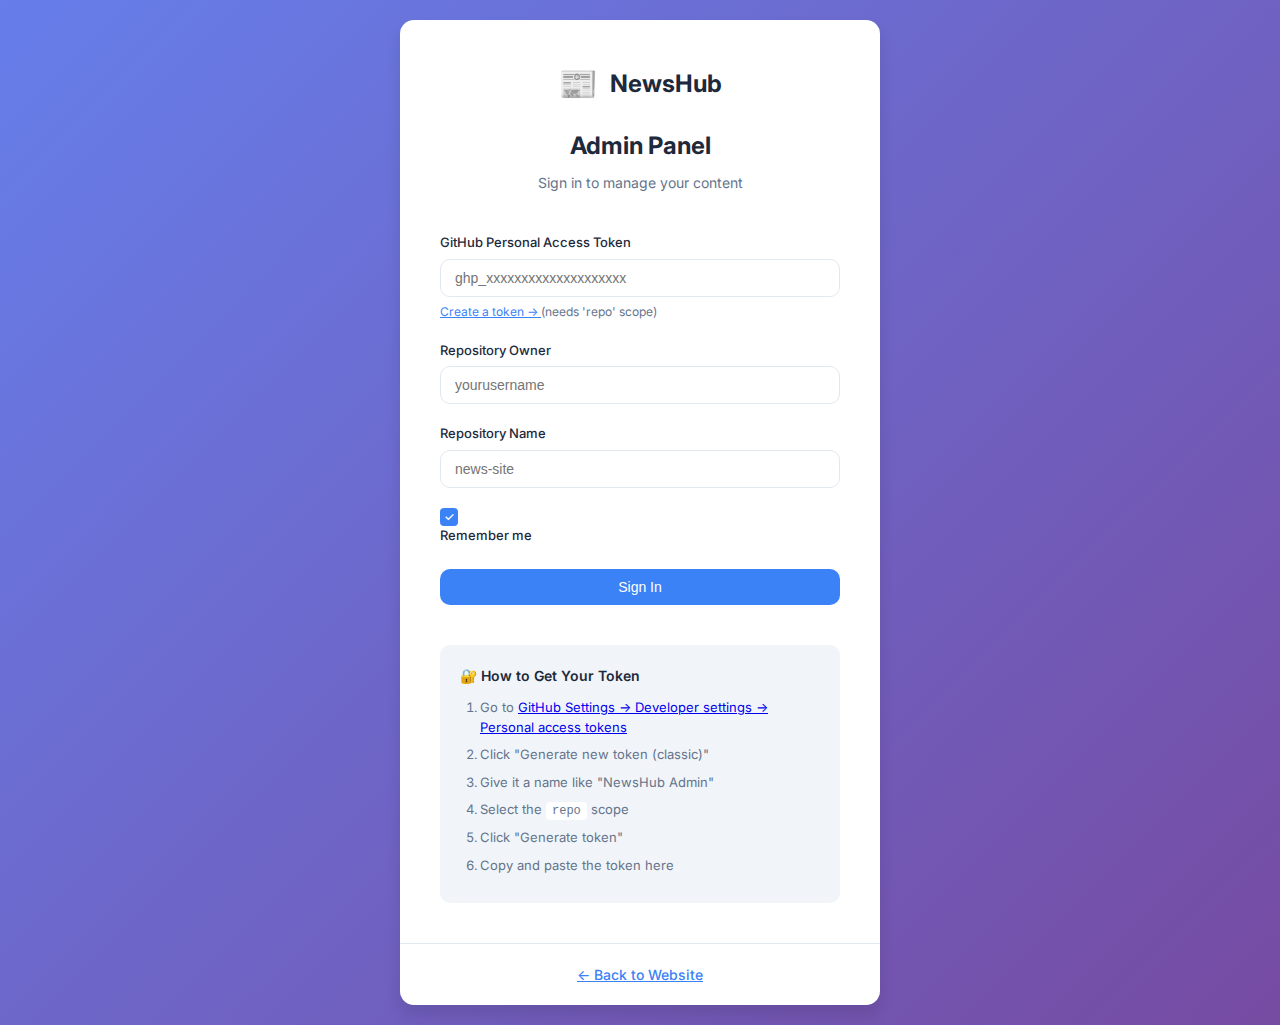
<file: admin/index.html>
<!DOCTYPE html>
<html lang="en">
<head>
    <meta charset="UTF-8">
    <meta name="viewport" content="width=device-width, initial-scale=1.0">
    <title>Admin Login - NewsHub</title>
    <link rel="stylesheet" href="admin.css">
    <link rel="preconnect" href="https://fonts.googleapis.com">
    <link rel="preconnect" href="https://fonts.gstatic.com" crossorigin>
    <link href="https://fonts.googleapis.com/css2?family=Inter:wght@300;400;500;600;700&display=swap" rel="stylesheet">
</head>
<body class="login-page">
    <div class="login-container">
        <div class="login-box">
            <div class="login-header">
                <div class="logo">
                    <span class="logo-icon">📰</span>
                    <span class="logo-text">NewsHub</span>
                </div>
                <h1>Admin Panel</h1>
                <p>Sign in to manage your content</p>
            </div>
            
            <form class="login-form" id="loginForm">
                <div class="form-group">
                    <label for="githubToken">GitHub Personal Access Token</label>
                    <input 
                        type="password" 
                        id="githubToken" 
                        placeholder="ghp_xxxxxxxxxxxxxxxxxxxx" 
                        required
                        autocomplete="off"
                    >
                    <span class="help-text">
                        <a href="https://github.com/settings/tokens" target="_blank" rel="noopener">
                            Create a token →
                        </a>
                        (needs 'repo' scope)
                    </span>
                </div>
                
                <div class="form-group">
                    <label for="repoOwner">Repository Owner</label>
                    <input 
                        type="text" 
                        id="repoOwner" 
                        placeholder="yourusername" 
                        required
                    >
                </div>
                
                <div class="form-group">
                    <label for="repoName">Repository Name</label>
                    <input 
                        type="text" 
                        id="repoName" 
                        placeholder="news-site" 
                        required
                    >
                </div>
                
                <div class="form-group remember-me">
                    <label class="checkbox-label">
                        <input type="checkbox" id="rememberMe" checked>
                        <span class="checkmark"></span>
                        Remember me
                    </label>
                </div>
                
                <button type="submit" class="btn btn-primary btn-block">
                    <span class="btn-text">Sign In</span>
                    <span class="btn-loader" style="display: none;">
                        <span class="spinner"></span>
                    </span>
                </button>
            </form>
            
            <div class="login-info">
                <div class="info-box">
                    <h4>🔐 How to Get Your Token</h4>
                    <ol>
                        <li>Go to <a href="https://github.com/settings/tokens" target="_blank">GitHub Settings → Developer settings → Personal access tokens</a></li>
                        <li>Click "Generate new token (classic)"</li>
                        <li>Give it a name like "NewsHub Admin"</li>
                        <li>Select the <code>repo</code> scope</li>
                        <li>Click "Generate token"</li>
                        <li>Copy and paste the token here</li>
                    </ol>
                </div>
            </div>
            
            <div class="login-footer">
                <a href="../index.html">← Back to Website</a>
            </div>
        </div>
    </div>
    
    <!-- Toast Notifications -->
    <div class="toast-container" id="toastContainer"></div>
    
    <script src="admin.js"></script>
    <script>
        // Login page specific logic
        document.getElementById('loginForm').addEventListener('submit', async (e) => {
            e.preventDefault();
            
            const token = document.getElementById('githubToken').value.trim();
            const owner = document.getElementById('repoOwner').value.trim();
            const repo = document.getElementById('repoName').value.trim();
            const rememberMe = document.getElementById('rememberMe').checked;
            
            if (!token || !owner || !repo) {
                AdminUI.showToast('Please fill in all fields', 'error');
                return;
            }
            
            const submitBtn = e.target.querySelector('button[type="submit"]');
            const btnText = submitBtn.querySelector('.btn-text');
            const btnLoader = submitBtn.querySelector('.btn-loader');
            
            btnText.style.display = 'none';
            btnLoader.style.display = 'block';
            submitBtn.disabled = true;
            
            try {
                // Test the credentials
                const github = new GitHubAPI(token, owner, repo);
                const isValid = await github.testConnection();
                
                if (isValid) {
                    // Store credentials
                    const authData = { token, owner, repo };
                    if (rememberMe) {
                        localStorage.setItem('newshub_auth', JSON.stringify(authData));
                    } else {
                        sessionStorage.setItem('newshub_auth', JSON.stringify(authData));
                    }
                    
                    AdminUI.showToast('Login successful!', 'success');
                    
                    // Redirect to dashboard
                    setTimeout(() => {
                        window.location.href = 'dashboard.html';
                    }, 500);
                } else {
                    throw new Error('Invalid credentials or repository not found');
                }
            } catch (error) {
                AdminUI.showToast(error.message, 'error');
                btnText.style.display = 'block';
                btnLoader.style.display = 'none';
                submitBtn.disabled = false;
            }
        });
        
        // Check for saved credentials
        document.addEventListener('DOMContentLoaded', () => {
            const saved = localStorage.getItem('newshub_auth') || sessionStorage.getItem('newshub_auth');
            if (saved) {
                const auth = JSON.parse(saved);
                document.getElementById('repoOwner').value = auth.owner || '';
                document.getElementById('repoName').value = auth.repo || '';
            }
        });
    </script>
</body>
</html>
</file>
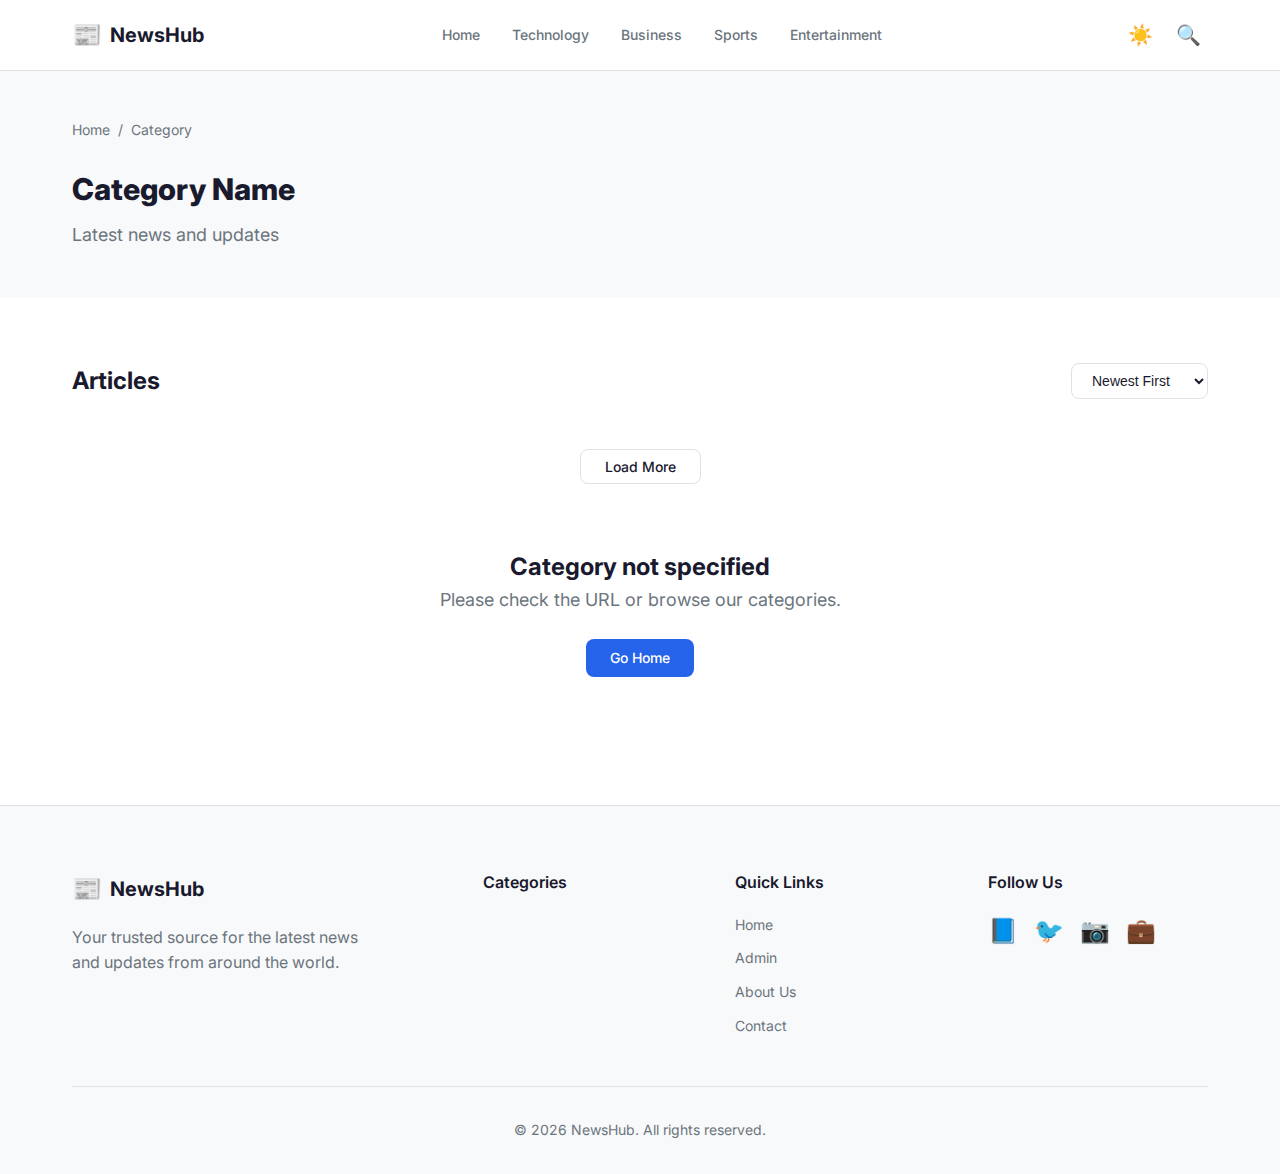
<file: category.html>
<!DOCTYPE html>
<html lang="en">
<head>
    <meta charset="UTF-8">
    <meta name="viewport" content="width=device-width, initial-scale=1.0">
    <title>NewsHub - Category</title>
    <link rel="stylesheet" href="assets/css/style.css">
    <link rel="preconnect" href="https://fonts.googleapis.com">
    <link rel="preconnect" href="https://fonts.gstatic.com" crossorigin>
    <link href="https://fonts.googleapis.com/css2?family=Inter:wght@300;400;500;600;700;800&display=swap" rel="stylesheet">
</head>
<body>
    <!-- Header -->
    <header class="header">
        <div class="container">
            <div class="header-content">
                <a href="index.html" class="logo">
                    <span class="logo-icon">📰</span>
                    <span class="logo-text">NewsHub</span>
                </a>
                
                <nav class="main-nav">
                    <a href="index.html" class="nav-link">Home</a>
                    <a href="category.html?cat=technology" class="nav-link">Technology</a>
                    <a href="category.html?cat=business" class="nav-link">Business</a>
                    <a href="category.html?cat=sports" class="nav-link">Sports</a>
                    <a href="category.html?cat=entertainment" class="nav-link">Entertainment</a>
                </nav>
                
                <div class="header-actions">
                    <button class="theme-toggle" id="themeToggle" aria-label="Toggle theme">
                        <span class="theme-icon light">☀️</span>
                        <span class="theme-icon dark">🌙</span>
                    </button>
                    <button class="search-toggle" id="searchToggle" aria-label="Search">
                        🔍
                    </button>
                    <button class="mobile-menu-toggle" id="mobileMenuToggle" aria-label="Menu">
                        <span></span>
                        <span></span>
                        <span></span>
                    </button>
                </div>
            </div>
        </div>
        
        <!-- Search Bar -->
        <div class="search-bar" id="searchBar">
            <div class="container">
                <input type="text" id="searchInput" placeholder="Search news..." autocomplete="off">
                <button class="search-close" id="searchClose">✕</button>
            </div>
        </div>
    </header>

    <!-- Mobile Menu -->
    <div class="mobile-menu" id="mobileMenu">
        <nav class="mobile-nav">
            <a href="index.html" class="mobile-nav-link">Home</a>
            <a href="category.html?cat=technology" class="mobile-nav-link">Technology</a>
            <a href="category.html?cat=business" class="mobile-nav-link">Business</a>
            <a href="category.html?cat=sports" class="mobile-nav-link">Sports</a>
            <a href="category.html?cat=entertainment" class="mobile-nav-link">Entertainment</a>
        </nav>
    </div>

    <!-- Main Content -->
    <main class="main">
        <!-- Category Header -->
        <section class="category-header">
            <div class="container">
                <div class="breadcrumb">
                    <a href="index.html">Home</a>
                    <span>/</span>
                    <span id="categoryName">Category</span>
                </div>
                <h1 class="category-title" id="categoryTitle">Category Name</h1>
                <p class="category-description" id="categoryDescription">Latest news and updates</p>
            </div>
        </section>

        <!-- Category Posts -->
        <section class="news-section">
            <div class="container">
                <div class="section-header">
                    <h2 class="section-title">Articles</h2>
                    <div class="sort-filter">
                        <select id="sortFilter">
                            <option value="newest">Newest First</option>
                            <option value="oldest">Oldest First</option>
                            <option value="popular">Most Popular</option>
                        </select>
                    </div>
                </div>
                
                <div class="news-grid" id="categoryNewsGrid">
                    <!-- Posts will be loaded here -->
                </div>
                
                <div class="load-more">
                    <button class="btn btn-outline" id="loadMoreBtn">Load More</button>
                </div>
                
                <div class="no-results" id="noResults" style="display: none;">
                    <p>No articles found in this category.</p>
                    <a href="index.html" class="btn btn-primary">Browse All News</a>
                </div>
            </div>
        </section>
    </main>

    <!-- Footer -->
    <footer class="footer">
        <div class="container">
            <div class="footer-content">
                <div class="footer-brand">
                    <a href="index.html" class="logo">
                        <span class="logo-icon">📰</span>
                        <span class="logo-text">NewsHub</span>
                    </a>
                    <p class="footer-description">Your trusted source for the latest news and updates from around the world.</p>
                </div>
                
                <div class="footer-links">
                    <div class="footer-column">
                        <h4>Categories</h4>
                        <ul id="footerCategories">
                            <!-- Categories will be loaded here -->
                        </ul>
                    </div>
                    
                    <div class="footer-column">
                        <h4>Quick Links</h4>
                        <ul>
                            <li><a href="index.html">Home</a></li>
                            <li><a href="admin/index.html">Admin</a></li>
                            <li><a href="#">About Us</a></li>
                            <li><a href="#">Contact</a></li>
                        </ul>
                    </div>
                    
                    <div class="footer-column">
                        <h4>Follow Us</h4>
                        <div class="social-links">
                            <a href="#" aria-label="Facebook">📘</a>
                            <a href="#" aria-label="Twitter">🐦</a>
                            <a href="#" aria-label="Instagram">📷</a>
                            <a href="#" aria-label="LinkedIn">💼</a>
                        </div>
                    </div>
                </div>
            </div>
            
            <div class="footer-bottom">
                <p>&copy; <span id="currentYear"></span> NewsHub. All rights reserved.</p>
            </div>
        </div>
    </footer>

    <!-- Scripts -->
    <script src="assets/js/fetch.js"></script>
    <script src="assets/js/main.js"></script>
    <script src="assets/js/category.js"></script>
</body>
</html>
</file>
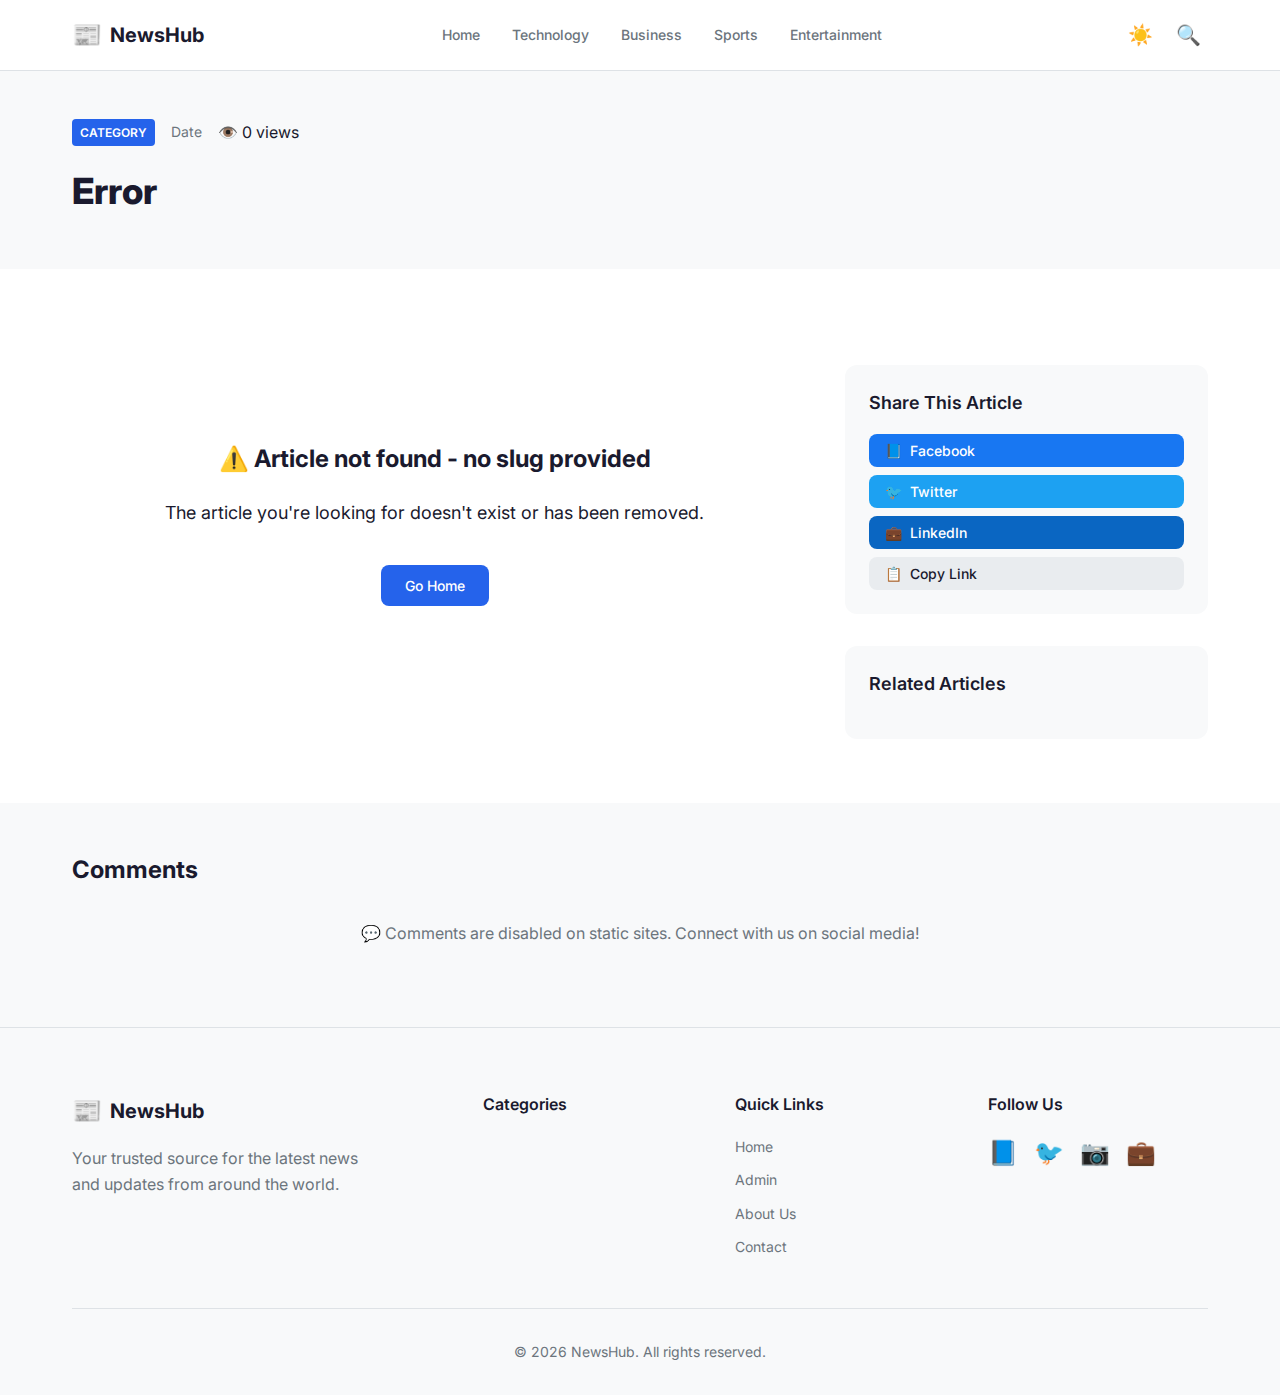
<file: post.html>
<!DOCTYPE html>
<html lang="en">
<head>
    <meta charset="UTF-8">
    <meta name="viewport" content="width=device-width, initial-scale=1.0">
    <title>NewsHub - Article</title>
    <link rel="stylesheet" href="assets/css/style.css">
    <link rel="preconnect" href="https://fonts.googleapis.com">
    <link rel="preconnect" href="https://fonts.gstatic.com" crossorigin>
    <link href="https://fonts.googleapis.com/css2?family=Inter:wght@300;400;500;600;700;800&display=swap" rel="stylesheet">
</head>
<body>
    <!-- Header -->
    <header class="header">
        <div class="container">
            <div class="header-content">
                <a href="index.html" class="logo">
                    <span class="logo-icon">📰</span>
                    <span class="logo-text">NewsHub</span>
                </a>
                
                <nav class="main-nav">
                    <a href="index.html" class="nav-link">Home</a>
                    <a href="category.html?cat=technology" class="nav-link">Technology</a>
                    <a href="category.html?cat=business" class="nav-link">Business</a>
                    <a href="category.html?cat=sports" class="nav-link">Sports</a>
                    <a href="category.html?cat=entertainment" class="nav-link">Entertainment</a>
                </nav>
                
                <div class="header-actions">
                    <button class="theme-toggle" id="themeToggle" aria-label="Toggle theme">
                        <span class="theme-icon light">☀️</span>
                        <span class="theme-icon dark">🌙</span>
                    </button>
                    <button class="search-toggle" id="searchToggle" aria-label="Search">
                        🔍
                    </button>
                    <button class="mobile-menu-toggle" id="mobileMenuToggle" aria-label="Menu">
                        <span></span>
                        <span></span>
                        <span></span>
                    </button>
                </div>
            </div>
        </div>
        
        <!-- Search Bar -->
        <div class="search-bar" id="searchBar">
            <div class="container">
                <input type="text" id="searchInput" placeholder="Search news..." autocomplete="off">
                <button class="search-close" id="searchClose">✕</button>
            </div>
        </div>
    </header>

    <!-- Mobile Menu -->
    <div class="mobile-menu" id="mobileMenu">
        <nav class="mobile-nav">
            <a href="index.html" class="mobile-nav-link">Home</a>
            <a href="category.html?cat=technology" class="mobile-nav-link">Technology</a>
            <a href="category.html?cat=business" class="mobile-nav-link">Business</a>
            <a href="category.html?cat=sports" class="mobile-nav-link">Sports</a>
            <a href="category.html?cat=entertainment" class="mobile-nav-link">Entertainment</a>
        </nav>
    </div>

    <!-- Main Content -->
    <main class="main">
        <!-- Article Header -->
        <section class="article-header">
            <div class="container">
                <div class="article-meta" id="articleMeta">
                    <span class="article-category" id="articleCategory">Category</span>
                    <span class="article-date" id="articleDate">Date</span>
                    
                    <!-- 👁️ View Counter -->
                    <span class="article-views">
                        <span class="views-icon">👁️</span>
                        <span id="postViewsDisplay" data-slug="" data-manual-views="0">0</span>
                        <span class="views-label">views</span>
                    </span>
                </div>
                <h1 class="article-title" id="articleTitle">Loading...</h1>
                <div class="article-author" id="articleAuthor">
                    <!-- Author info will be loaded here -->
                </div>
            </div>
        </section>

        <!-- Article Image -->
        <section class="article-image-section">
            <div class="container">
                <div class="article-featured-image" id="articleFeaturedImage">
                    <!-- Featured image will be loaded here -->
                </div>
            </div>
        </section>

        <!-- Article Content -->
        <section class="article-content-section">
            <div class="container">
                <div class="article-layout">
                    <article class="article-body" id="articleBody">
                        <!-- Article content will be loaded here -->
                    </article>
                    
                    <aside class="article-sidebar">
                        <div class="share-widget">
                            <h3>Share This Article</h3>
                            <div class="share-buttons">
                                <button class="share-btn facebook" onclick="shareArticle('facebook')">
                                    <span>📘</span> Facebook
                                </button>
                                <button class="share-btn twitter" onclick="shareArticle('twitter')">
                                    <span>🐦</span> Twitter
                                </button>
                                <button class="share-btn linkedin" onclick="shareArticle('linkedin')">
                                    <span>💼</span> LinkedIn
                                </button>
                                <button class="share-btn copy" onclick="copyLink()">
                                    <span>📋</span> Copy Link
                                </button>
                            </div>
                        </div>
                        
                        <div class="related-posts" id="relatedPosts">
                            <h3>Related Articles</h3>
                            <!-- Related posts will be loaded here -->
                        </div>
                    </aside>
                </div>
            </div>
        </section>

        <!-- Comments Section -->
        <section class="comments-section">
            <div class="container">
                <h2 class="section-title">Comments</h2>
                <div class="comments-info">
                    <p>💬 Comments are disabled on static sites. Connect with us on social media!</p>
                </div>
            </div>
        </section>
    </main>

    <!-- Footer -->
    <footer class="footer">
        <div class="container">
            <div class="footer-content">
                <div class="footer-brand">
                    <a href="index.html" class="logo">
                        <span class="logo-icon">📰</span>
                        <span class="logo-text">NewsHub</span>
                    </a>
                    <p class="footer-description">Your trusted source for the latest news and updates from around the world.</p>
                </div>
                
                <div class="footer-links">
                    <div class="footer-column">
                        <h4>Categories</h4>
                        <ul id="footerCategories">
                            <!-- Categories will be loaded here -->
                        </ul>
                    </div>
                    
                    <div class="footer-column">
                        <h4>Quick Links</h4>
                        <ul>
                            <li><a href="index.html">Home</a></li>
                            <li><a href="admin/index.html">Admin</a></li>
                            <li><a href="#">About Us</a></li>
                            <li><a href="#">Contact</a></li>
                        </ul>
                    </div>
                    
                    <div class="footer-column">
                        <h4>Follow Us</h4>
                        <div class="social-links">
                            <a href="#" aria-label="Facebook">📘</a>
                            <a href="#" aria-label="Twitter">🐦</a>
                            <a href="#" aria-label="Instagram">📷</a>
                            <a href="#" aria-label="LinkedIn">💼</a>
                        </div>
                    </div>
                </div>
            </div>
            
            <div class="footer-bottom">
                <p>&copy; <span id="currentYear"></span> NewsHub. All rights reserved.</p>
            </div>
        </div>
    </footer>

    <!-- Scripts -->
    <script src="assets/js/fetch.js"></script>
    <script src="assets/js/main.js"></script>
    <script src="assets/js/post.js"></script>
    <script src="assets/js/views.js"></script>
</body>
</html>
</file>
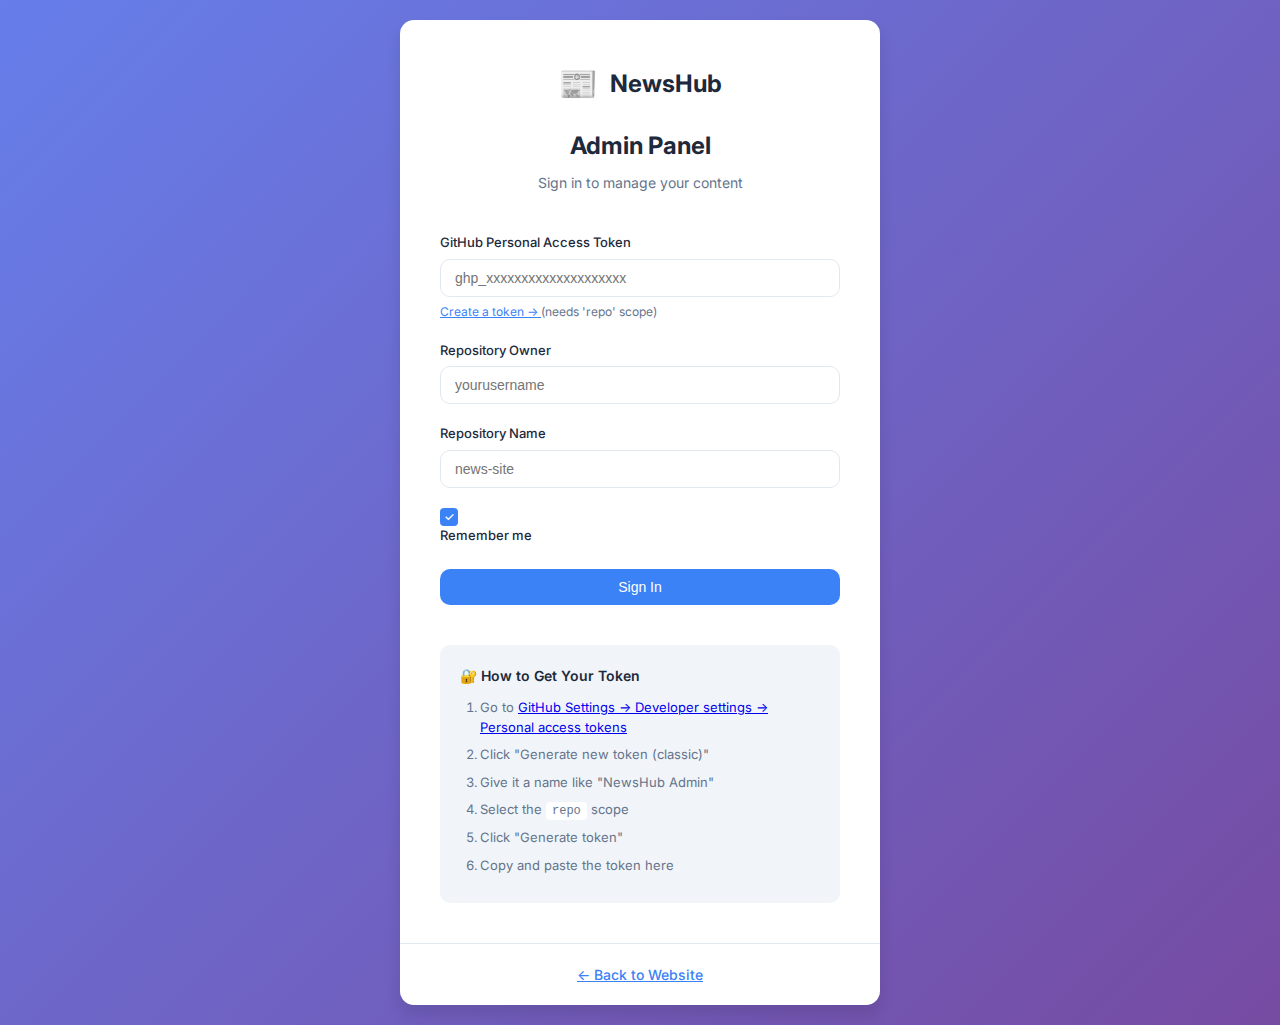
<file: admin/post-editor.html>
<!DOCTYPE html>
<html lang="en">
<head>
    <meta charset="UTF-8">
    <meta name="viewport" content="width=device-width, initial-scale=1.0">
    <title>Post Editor - NewsHub Admin</title>
    <link rel="stylesheet" href="admin.css">
    <link rel="preconnect" href="https://fonts.googleapis.com">
    <link rel="preconnect" href="https://fonts.gstatic.com" crossorigin>
    <link href="https://fonts.googleapis.com/css2?family=Inter:wght@300;400;500;600;700&display=swap" rel="stylesheet">
</head>
<body>
    <!-- Sidebar -->
    <aside class="sidebar" id="sidebar">
        <div class="sidebar-header">
            <a href="../index.html" class="logo">
                <span class="logo-icon">📰</span>
                <span class="logo-text">NewsHub</span>
            </a>
        </div>
        
        <nav class="sidebar-nav">
            <a href="dashboard.html" class="nav-item">
                <span class="nav-icon">📊</span>
                <span class="nav-text">Dashboard</span>
            </a>
            <a href="post-editor.html" class="nav-item active">
                <span class="nav-icon">📝</span>
                <span class="nav-text">New Post</span>
            </a>
            <a href="post-editor.html?manage=true" class="nav-item">
                <span class="nav-icon">📄</span>
                <span class="nav-text">Manage Posts</span>
            </a>
            <a href="#" class="nav-item" onclick="alert('Settings coming soon!')">
                <span class="nav-icon">⚙️</span>
                <span class="nav-text">Settings</span>
            </a>
        </nav>
        
        <div class="sidebar-footer">
            <div class="user-info">
                <span class="user-avatar">👤</span>
                <span class="user-name" id="userName">Admin</span>
            </div>
            <button class="btn btn-sm btn-outline" onclick="logout()">Logout</button>
        </div>
    </aside>

    <!-- Main Content -->
    <main class="admin-main">
        <!-- Header -->
        <header class="admin-header">
            <button class="sidebar-toggle" id="sidebarToggle">
                <span></span>
                <span></span>
                <span></span>
            </button>
            <h1 class="page-title" id="pageTitle">New Post</h1>
            <div class="header-actions">
                <a href="dashboard.html" class="btn btn-outline">← Back</a>
            </div>
        </header>

        <!-- Content -->
        <div class="admin-content">
            <!-- Manage Posts View -->
            <div id="manageView" style="display: none;">
                <div class="content-section">
                    <div class="section-header">
                        <h2>All Posts</h2>
                        <a href="post-editor.html" class="btn btn-primary">+ New Post</a>
                    </div>
                    <!-- post-editor.html এর sidebar-panel "Details" এ -->

<div class="form-group">
    <label for="postViews">👁️ Initial Views (Manual)</label>
    <input 
        type="number" 
        id="postViews" 
        placeholder="0" 
        min="0"
        value="0"
    >
    <span class="help-text">
        Set starting view count for social proof. Real views will be added to this.
    </span>
</div>
                    
                    <div class="posts-table-wrapper">
                        <table class="posts-table" id="allPostsTable">
                            <thead>
                                <tr>
                                    <th>Title</th>
                                    <th>Category</th>
                                    <th>Author</th>
                                    <th>Date</th>
                                    <th>Status</th>
                                    <th>Actions</th>
                                </tr>
                            </thead>
                            <tbody>
                                <tr>
                                    <td colspan="6" class="loading-cell">
                                        <span class="spinner"></span> Loading posts...
                                    </td>
                                </tr>
                            </tbody>
                        </table>
                    </div>
                </div>
            </div>

            <!-- Editor View -->
            <div id="editorView">
                <form id="postForm" class="post-editor">
                    <div class="editor-layout">
                        <!-- Main Editor -->
                        <div class="editor-main">
                            <div class="form-group">
                                <label for="postTitle">Title *</label>
                                <input 
                                    type="text" 
                                    id="postTitle" 
                                    placeholder="Enter post title..."
                                    required
                                >
                            </div>
                            
                            <div class="form-group">
                                <label for="postExcerpt">Excerpt *</label>
                                <textarea 
                                    id="postExcerpt" 
                                    rows="3" 
                                    placeholder="Brief summary of the post..."
                                    required
                                ></textarea>
                                <span class="help-text">This will appear in post previews and search results.</span>
                            </div>
                            
                            <div class="form-group">
                                <label for="postContent">Content *</label>
                                <div class="editor-toolbar">
                                    <button type="button" onclick="insertMarkdown('# ')">H1</button>
                                    <button type="button" onclick="insertMarkdown('## ')">H2</button>
                                    <button type="button" onclick="insertMarkdown('**', '**')">Bold</button>
                                    <button type="button" onclick="insertMarkdown('*', '*')">Italic</button>
                                    <button type="button" onclick="insertMarkdown('> ')">Quote</button>
                                    <button type="button" onclick="insertMarkdown('- ')">List</button>
                                    <button type="button" onclick="insertMarkdown('```\n', '\n```')">Code</button>
                                </div>
                                <textarea 
                                    id="postContent" 
                                    rows="20" 
                                    placeholder="Write your post content here..."
                                    required
                                ></textarea>
                                <span class="help-text">
                                    Use Markdown for formatting. Double newline for paragraphs.
                                </span>
                            </div>
                            
                            <div class="form-group">
                                <label for="postImage">Featured Image URL *</label>
                                <input 
                                    type="url" 
                                    id="postImage" 
                                    placeholder="https://example.com/image.jpg"
                                    required
                                >
                                <span class="help-text">
                                    Use a direct image URL. You can upload images to your repo's assets/images folder.
                                </span>
                            </div>
                        </div>
                        
                        <!-- Sidebar -->
                        <div class="editor-sidebar">
                            <div class="sidebar-panel">
                                <h3>Publish</h3>
                                <div class="panel-content">
                                    <div class="form-group">
                                        <label class="checkbox-label">
                                            <input type="checkbox" id="postFeatured">
                                            <span class="checkmark"></span>
                                            Featured Post
                                        </label>
                                    </div>
                                    
                                    <div class="form-group">
                                        <label for="postDate">Publish Date</label>
                                        <input type="date" id="postDate">
                                    </div>
                                    
                                    <button type="submit" class="btn btn-primary btn-block" id="publishBtn">
                                        <span class="btn-text">Publish Post</span>
                                        <span class="btn-loader" style="display: none;">
                                            <span class="spinner"></span>
                                        </span>
                                    </button>
                                </div>
                            </div>
                            
                            <div class="sidebar-panel">
                                <h3>Details</h3>
                                <div class="panel-content">
                                    <div class="form-group">
                                        <label for="postCategory">Category *</label>
                                        <select id="postCategory" required>
                                            <option value="">Select category...</option>
                                        </select>
                                    </div>
                                    
                                    <div class="form-group">
                                        <label for="postAuthor">Author Name *</label>
                                        <input type="text" id="postAuthor" required>
                                    </div>
                                    
                                    <div class="form-group">
                                        <label for="postAuthorImage">Author Image URL</label>
                                        <input 
                                            type="url" 
                                            id="postAuthorImage" 
                                            placeholder="https://i.pravatar.cc/150?u=name"
                                        >
                                    </div>
                                    
                                    <div class="form-group">
                                        <label for="postTags">Tags</label>
                                        <input 
                                            type="text" 
                                            id="postTags" 
                                            placeholder="tech, news, ai (comma separated)"
                                        >
                                    </div>
                                </div>
                            </div>
                            
                            <div class="sidebar-panel">
                                <h3>Preview</h3>
                                <div class="panel-content">
                                    <div class="preview-info">
                                        <p><strong>Slug:</strong> <span id="slugPreview">-</span></p>
                                        <p><strong>URL:</strong> <span id="urlPreview">-</span></p>
                                    </div>
                                </div>
                            </div>
                        </div>
                    </div>
                </form>
            </div>
        </div>
    </main>

    <!-- Delete Confirmation Modal -->
    <div class="modal" id="deleteModal" style="display: none;">
        <div class="modal-overlay" onclick="closeDeleteModal()"></div>
        <div class="modal-content">
            <h3>Delete Post?</h3>
            <p>Are you sure you want to delete this post? This action cannot be undone.</p>
            <div class="modal-actions">
                <button class="btn btn-outline" onclick="closeDeleteModal()">Cancel</button>
                <button class="btn btn-danger" id="confirmDeleteBtn">Delete</button>
            </div>
        </div>
    </div>

    <!-- Toast Notifications -->
    <div class="toast-container" id="toastContainer"></div>

    <script src="admin.js"></script>
    <script>
        // Check authentication
        const auth = checkAuth();
        if (!auth) {
            window.location.href = 'index.html';
        }
        
        // Initialize GitHub API
        const github = new GitHubAPI(auth.token, auth.owner, auth.repo);
        
        // State
        let posts = [];
        let categories = [];
        let editingPost = null;
        let postToDelete = null;
        
        // Parse URL params
        const urlParams = new URLSearchParams(window.location.search);
        const isManageMode = urlParams.has('manage');
        const editSlug = urlParams.get('edit');
        
        // Initialize view
        async function init() {
            if (isManageMode) {
                showManageView();
                await loadPosts();
            } else if (editSlug) {
                showEditorView();
                document.getElementById('pageTitle').textContent = 'Edit Post';
                await loadCategories();
                await loadPostForEdit(editSlug);
            } else {
                showEditorView();
                await loadCategories();
                setDefaultDate();
            }
        }
        
        function showManageView() {
            document.getElementById('manageView').style.display = 'block';
            document.getElementById('editorView').style.display = 'none';
            document.getElementById('pageTitle').textContent = 'Manage Posts';
        }
        
        function showEditorView() {
            document.getElementById('manageView').style.display = 'none';
            document.getElementById('editorView').style.display = 'block';
        }
        
        async function loadPosts() {
            try {
                const data = await github.getFile('data/posts.json');
                posts = data.posts || [];
                renderPostsTable();
            } catch (error) {
                console.error('Error loading posts:', error);
                AdminUI.showToast('Failed to load posts', 'error');
            }
        }
        
        async function loadCategories() {
            try {
                const data = await github.getFile('data/categories.json');
                categories = data.categories || [];
                
                const select = document.getElementById('postCategory');
                select.innerHTML = '<option value="">Select category...</option>' +
                    categories.map(cat => `<option value="${cat.slug}">${cat.name}</option>`).join('');
            } catch (error) {
                console.error('Error loading categories:', error);
            }
        }
        
        async function loadPostForEdit(slug) {
            try {
                const data = await github.getFile('data/posts.json');
                posts = data.posts || [];
                editingPost = posts.find(p => p.slug === slug);
                
                if (!editingPost) {
                    AdminUI.showToast('Post not found', 'error');
                    return;
                }
                
                // Fill form
                document.getElementById('postTitle').value = editingPost.title;
                document.getElementById('postExcerpt').value = editingPost.excerpt;
                document.getElementById('postContent').value = editingPost.content;
                document.getElementById('postImage').value = editingPost.image;
                document.getElementById('postCategory').value = editingPost.category;
                document.getElementById('postAuthor').value = editingPost.author;
                document.getElementById('postAuthorImage').value = editingPost.authorImage || '';
                document.getElementById('postDate').value = editingPost.date;
                document.getElementById('postFeatured').checked = editingPost.featured || false;
                document.getElementById('postTags').value = (editingPost.tags || []).join(', ');
                
                updatePreview();
                
            } catch (error) {
                console.error('Error loading post:', error);
                AdminUI.showToast('Failed to load post', 'error');
            }
        }
        
        function renderPostsTable() {
            const tbody = document.querySelector('#allPostsTable tbody');
            
            if (posts.length === 0) {
                tbody.innerHTML = '<tr><td colspan="6" class="empty-cell">No posts yet. Create your first post!</td></tr>';
                return;
            }
            
            tbody.innerHTML = posts.map(post => `
                <tr>
                    <td>
                        <div class="post-title-cell">
                            ${post.featured ? '<span class="badge">⭐</span>' : ''}
                            <span>${escapeHtml(post.title)}</span>
                        </div>
                    </td>
                    <td><span class="category-badge">${escapeHtml(post.category)}</span></td>
                    <td>${escapeHtml(post.author)}</td>
                    <td>${formatDate(post.date)}</td>
                    <td><span class="status-badge active">Published</span></td>
                    <td>
                        <div class="action-buttons">
                            <a href="post-editor.html?edit=${post.slug}" class="btn btn-sm btn-outline" title="Edit">
                                ✏️
                            </a>
                            <a href="../post.html?slug=${post.slug}" target="_blank" class="btn btn-sm btn-outline" title="View">
                                👁️
                            </a>
                            <button type="button" class="btn btn-sm btn-danger" onclick="confirmDelete('${post.slug}')" title="Delete">
                                🗑️
                            </button>
                        </div>
                    </td>
                </tr>
            `).join('');
        }
        
        // Form submission
        document.getElementById('postForm').addEventListener('submit', async (e) => {
            e.preventDefault();
            
            const submitBtn = document.getElementById('publishBtn');
            const btnText = submitBtn.querySelector('.btn-text');
            const btnLoader = submitBtn.querySelector('.btn-loader');
            
            btnText.style.display = 'none';
            btnLoader.style.display = 'block';
            submitBtn.disabled = true;
            
            try {
                // Get form data
                const postData = {
                    title: document.getElementById('postTitle').value.trim(),
                    excerpt: document.getElementById('postExcerpt').value.trim(),
                    content: document.getElementById('postContent').value.trim(),
                    image: document.getElementById('postImage').value.trim(),
                    category: document.getElementById('postCategory').value,
                    author: document.getElementById('postAuthor').value.trim(),
                    authorImage: document.getElementById('postAuthorImage').value.trim() || 'https://i.pravatar.cc/150?u=author',
                    date: document.getElementById('postDate').value,
                    featured: document.getElementById('postFeatured').checked,
                    tags: document.getElementById('postTags').value.split(',').map(t => t.trim()).filter(t => t)
                };
                
                // Generate slug
                const slug = editingPost ? editingPost.slug : generateSlug(postData.title);
                
                // Create post object
                const newPost = {
                    id: editingPost ? editingPost.id : Date.now(),
                    slug,
                    ...postData,
                    views: editingPost ? editingPost.views : 0
                };
                
                // Load current posts
                const data = await github.getFile('data/posts.json');
                const currentPosts = data.posts || [];
                
                // Update or add post
                if (editingPost) {
                    const index = currentPosts.findIndex(p => p.slug === editingPost.slug);
                    if (index !== -1) {
                        currentPosts[index] = newPost;
                    }
                } else {
                    currentPosts.unshift(newPost);
                }
                
                // Save to GitHub
                await github.updateFile(
                    'data/posts.json',
                    {
                        posts: currentPosts,
                        lastUpdated: new Date().toISOString()
                    },
                    editingPost ? `Update post: ${newPost.title}` : `Add new post: ${newPost.title}`
                );
                
                AdminUI.showToast(editingPost ? 'Post updated successfully!' : 'Post published successfully!', 'success');
                
                // Redirect after short delay
                setTimeout(() => {
                    window.location.href = 'dashboard.html';
                }, 1500);
                
            } catch (error) {
                console.error('Error saving post:', error);
                AdminUI.showToast('Failed to save post: ' + error.message, 'error');
                btnText.style.display = 'block';
                btnLoader.style.display = 'none';
                submitBtn.disabled = false;
            }
        });
        
        // Auto-generate slug preview
        document.getElementById('postTitle').addEventListener('input', updatePreview);
        
        function updatePreview() {
            const title = document.getElementById('postTitle').value.trim();
            if (title) {
                const slug = generateSlug(title);
                document.getElementById('slugPreview').textContent = slug;
                document.getElementById('urlPreview').textContent = `post.html?slug=${slug}`;
            }
        }
        
        function generateSlug(title) {
            return title
                .toLowerCase()
                .replace(/[^a-z0-9\s-]/g, '')
                .replace(/\s+/g, '-')
                .replace(/-+/g, '-')
                .substring(0, 100);
        }
        
        function setDefaultDate() {
            document.getElementById('postDate').value = new Date().toISOString().split('T')[0];
        }
        
        // Delete functionality
        function confirmDelete(slug) {
            postToDelete = slug;
            document.getElementById('deleteModal').style.display = 'block';
        }
        
        function closeDeleteModal() {
            document.getElementById('deleteModal').style.display = 'none';
            postToDelete = null;
        }
        
        document.getElementById('confirmDeleteBtn').addEventListener('click', async () => {
            if (!postToDelete) return;
            
            try {
                const data = await github.getFile('data/posts.json');
                const currentPosts = data.posts || [];
                const filteredPosts = currentPosts.filter(p => p.slug !== postToDelete);
                
                await github.updateFile(
                    'data/posts.json',
                    {
                        posts: filteredPosts,
                        lastUpdated: new Date().toISOString()
                    },
                    `Delete post: ${postToDelete}`
                );
                
                AdminUI.showToast('Post deleted successfully!', 'success');
                closeDeleteModal();
                await loadPosts();
                
            } catch (error) {
                console.error('Error deleting post:', error);
                AdminUI.showToast('Failed to delete post', 'error');
            }
        });
        
        // Markdown toolbar
        function insertMarkdown(before, after = '') {
            const textarea = document.getElementById('postContent');
            const start = textarea.selectionStart;
            const end = textarea.selectionEnd;
            const text = textarea.value;
            const selection = text.substring(start, end);
            
            const newText = text.substring(0, start) + before + selection + after + text.substring(end);
            textarea.value = newText;
            
            textarea.focus();
            textarea.setSelectionRange(start + before.length, end + before.length);
        }
        
        // Utility functions
        function formatDate(dateString) {
            return new Date(dateString).toLocaleDateString('en-US', {
                month: 'short',
                day: 'numeric',
                year: 'numeric'
            });
        }
        
        function escapeHtml(text) {
            const div = document.createElement('div');
            div.textContent = text;
            return div.innerHTML;
        }
        
        function logout() {
            localStorage.removeItem('newshub_auth');
            sessionStorage.removeItem('newshub_auth');
            window.location.href = 'index.html';
        }
        
        // Sidebar toggle
        document.getElementById('sidebarToggle')?.addEventListener('click', () => {
            document.getElementById('sidebar').classList.toggle('active');
        });
        
        // Initialize
        init();
    </script>
</body>
</html>
a
</file>
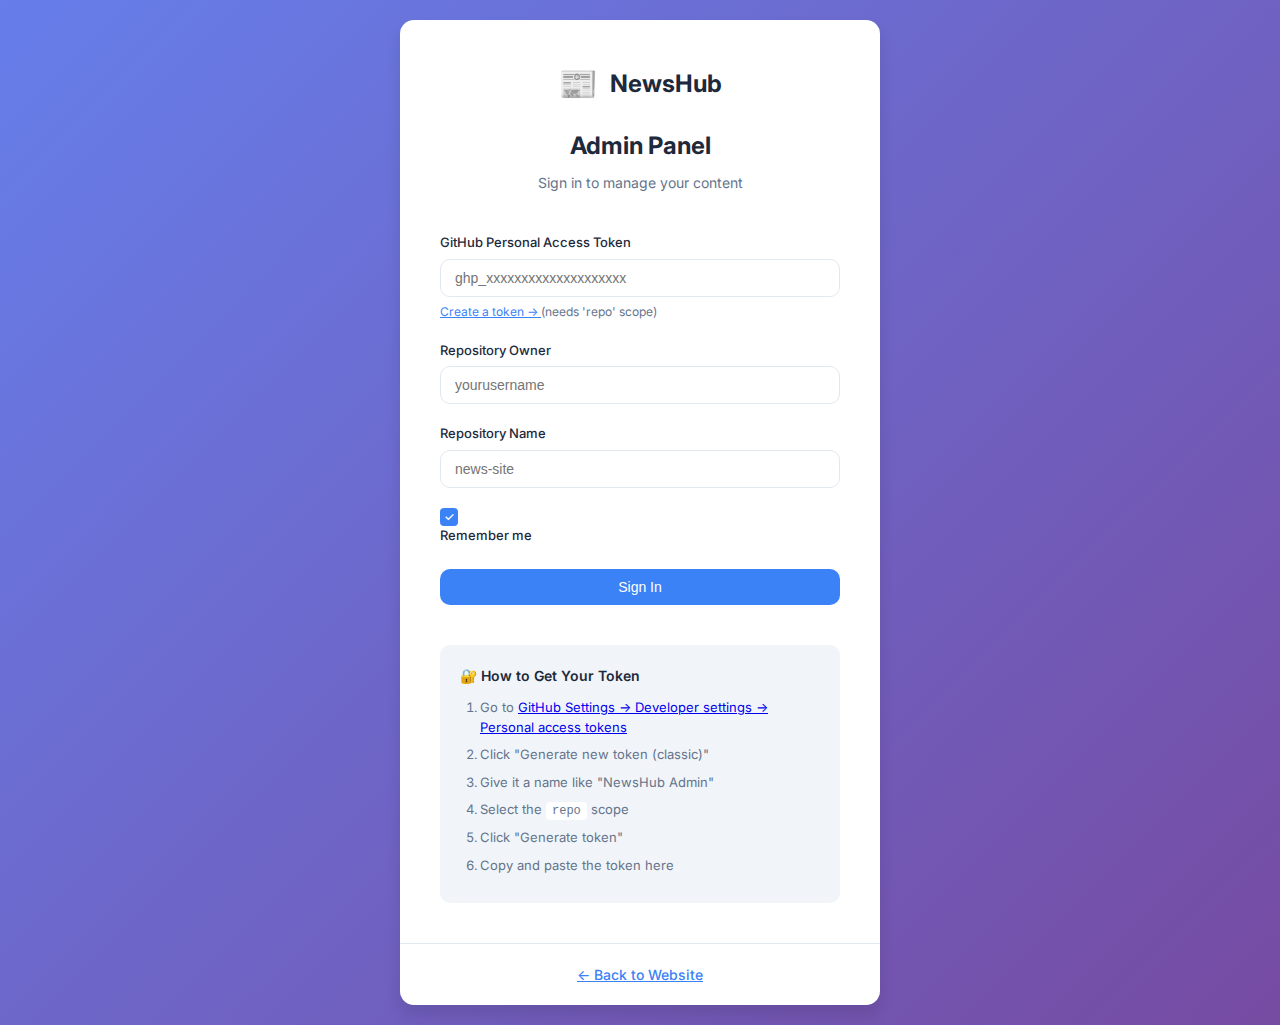
<file: admin/posteditor.html>
<!DOCTYPE html>
<html lang="en">
<head>
    <meta charset="UTF-8">
    <meta name="viewport" content="width=device-width, initial-scale=1.0">
    <title>Post Editor - NewsHub Admin</title>
    <link rel="stylesheet" href="admin.css">
    <link rel="preconnect" href="https://fonts.googleapis.com">
    <link rel="preconnect" href="https://fonts.gstatic.com" crossorigin>
    <link href="https://fonts.googleapis.com/css2?family=Inter:wght@300;400;500;600;700&display=swap" rel="stylesheet">
</head>
<body>
    <!-- Sidebar -->
    <aside class="sidebar" id="sidebar">
        <div class="sidebar-header">
            <a href="../index.html" class="logo">
                <span class="logo-icon">📰</span>
                <span class="logo-text">NewsHub</span>
            </a>
        </div>
        
        <nav class="sidebar-nav">
            <a href="dashboard.html" class="nav-item">
                <span class="nav-icon">📊</span>
                <span class="nav-text">Dashboard</span>
            </a>
            <a href="post-editor.html" class="nav-item active">
                <span class="nav-icon">📝</span>
                <span class="nav-text">New Post</span>
            </a>
            <a href="post-editor.html?manage=true" class="nav-item">
                <span class="nav-icon">📄</span>
                <span class="nav-text">Manage Posts</span>
            </a>
            <a href="#" class="nav-item" onclick="alert('Settings coming soon!')">
                <span class="nav-icon">⚙️</span>
                <span class="nav-text">Settings</span>
            </a>
        </nav>
        
        <div class="sidebar-footer">
            <div class="user-info">
                <span class="user-avatar">👤</span>
                <span class="user-name" id="userName">Admin</span>
            </div>
            <button class="btn btn-sm btn-outline" onclick="logout()">Logout</button>
        </div>
    </aside>

    <!-- Main Content -->
    <main class="admin-main">
        <!-- Header -->
        <header class="admin-header">
            <button class="sidebar-toggle" id="sidebarToggle">
                <span></span>
                <span></span>
                <span></span>
            </button>
            <h1 class="page-title" id="pageTitle">New Post</h1>
            <div class="header-actions">
                <a href="dashboard.html" class="btn btn-outline">← Back</a>
            </div>
        </header>

        <!-- Content -->
        <div class="admin-content">
            <!-- Manage Posts View -->
            <div id="manageView" style="display: none;">
                <div class="content-section">
                    <div class="section-header">
                        <h2>All Posts</h2>
                        <a href="post-editor.html" class="btn btn-primary">+ New Post</a>
                    </div>
                    <div class="posts-table-wrapper">
                        <table class="posts-table" id="allPostsTable">
                            <thead>
                                <tr>
                                    <th>Title</th>
                                    <th>Category</th>
                                    <th>Author</th>
                                    <th>Date</th>
                                    <th>Status</th>
                                    <th>Actions</th>
                                </tr>
                            </thead>
                            <tbody>
                                <tr>
                                    <td colspan="6" class="loading-cell">
                                        <span class="spinner"></span> Loading posts...
                                    </td>
                                </tr>
                            </tbody>
                        </table>
                    </div>
                </div>
            </div>

            <!-- Editor View -->
            <div id="editorView">
                <form id="postForm" class="post-editor">
                    <div class="editor-layout">
                        <!-- Main Editor -->
                        <div class="editor-main">
                            <div class="form-group">
                                <label for="postTitle">Title *</label>
                                <input 
                                    type="text" 
                                    id="postTitle" 
                                    placeholder="Enter post title..."
                                    required
                                >
                            </div>
                            
                            <div class="form-group">
                                <label for="postExcerpt">Excerpt *</label>
                                <textarea 
                                    id="postExcerpt" 
                                    rows="3" 
                                    placeholder="Brief summary of the post..."
                                    required
                                ></textarea>
                                <span class="help-text">This will appear in post previews and search results.</span>
                            </div>
                            
                            <div class="form-group">
                                <label for="postContent">Content *</label>
                                <div class="editor-toolbar">
                                    <button type="button" onclick="insertMarkdown('# ')">H1</button>
                                    <button type="button" onclick="insertMarkdown('## ')">H2</button>
                                    <button type="button" onclick="insertMarkdown('**', '**')">Bold</button>
                                    <button type="button" onclick="insertMarkdown('*', '*')">Italic</button>
                                    <button type="button" onclick="insertMarkdown('> ')">Quote</button>
                                    <button type="button" onclick="insertMarkdown('- ')">List</button>
                                    <button type="button" onclick="insertMarkdown('```\n', '\n```')">Code</button>
                                </div>
                                <textarea 
                                    id="postContent" 
                                    rows="20" 
                                    placeholder="Write your post content here..."
                                    required
                                ></textarea>
                                <span class="help-text">
                                    Use Markdown for formatting. Double newline for paragraphs.
                                </span>
                            </div>
                            
                            <div class="form-group">
                                <label for="postImage">Featured Image URL *</label>
                                <input 
                                    type="url" 
                                    id="postImage" 
                                    placeholder="https://example.com/image.jpg"
                                    required
                                >
                                <span class="help-text">
                                    Use a direct image URL. You can upload images to your repo's assets/images folder.
                                </span>
                            </div>
                        </div>
                        
                        <!-- Sidebar -->
                        <div class="editor-sidebar">
                            <div class="sidebar-panel">
                                <h3>Publish</h3>
                                <div class="panel-content">
                                    <div class="form-group">
                                        <label class="checkbox-label">
                                            <input type="checkbox" id="postFeatured">
                                            <span class="checkmark"></span>
                                            Featured Post
                                        </label>
                                    </div>
                                    
                                    <div class="form-group">
                                        <label for="postDate">Publish Date</label>
                                        <input type="date" id="postDate">
                                    </div>
                                    
                                    <button type="submit" class="btn btn-primary btn-block" id="publishBtn">
                                        <span class="btn-text">Publish Post</span>
                                        <span class="btn-loader" style="display: none;">
                                            <span class="spinner"></span>
                                        </span>
                                    </button>
                                </div>
                            </div>
                            
                            <div class="sidebar-panel">
                                <h3>Details</h3>
                                <div class="panel-content">
                                    <div class="form-group">
                                        <label for="postCategory">Category *</label>
                                        <select id="postCategory" required>
                                            <option value="">Select category...</option>
                                        </select>
                                    </div>
                                    
                                    <div class="form-group">
                                        <label for="postAuthor">Author Name *</label>
                                        <input type="text" id="postAuthor" required>
                                    </div>
                                    
                                    <div class="form-group">
                                        <label for="postAuthorImage">Author Image URL</label>
                                        <input 
                                            type="url" 
                                            id="postAuthorImage" 
                                            placeholder="https://i.pravatar.cc/150?u=name"
                                        >
                                    </div>
                                    
                                    <div class="form-group">
                                        <label for="postTags">Tags</label>
                                        <input 
                                            type="text" 
                                            id="postTags" 
                                            placeholder="tech, news, ai (comma separated)"
                                        >
                                    </div>
                                </div>
                            </div>
                            
                            <div class="sidebar-panel">
                                <h3>Preview</h3>
                                <div class="panel-content">
                                    <div class="preview-info">
                                        <p><strong>Slug:</strong> <span id="slugPreview">-</span></p>
                                        <p><strong>URL:</strong> <span id="urlPreview">-</span></p>
                                    </div>
                                </div>
                            </div>
                        </div>
                    </div>
                </form>
            </div>
        </div>
    </main>

    <!-- Delete Confirmation Modal -->
    <div class="modal" id="deleteModal" style="display: none;">
        <div class="modal-overlay" onclick="closeDeleteModal()"></div>
        <div class="modal-content">
            <h3>Delete Post?</h3>
            <p>Are you sure you want to delete this post? This action cannot be undone.</p>
            <div class="modal-actions">
                <button class="btn btn-outline" onclick="closeDeleteModal()">Cancel</button>
                <button class="btn btn-danger" id="confirmDeleteBtn">Delete</button>
            </div>
        </div>
    </div>

    <!-- Toast Notifications -->
    <div class="toast-container" id="toastContainer"></div>

    <script src="admin.js"></script>
    <script>
        // Check authentication
        const auth = checkAuth();
        if (!auth) {
            window.location.href = 'index.html';
        }
        
        // Initialize GitHub API
        const github = new GitHubAPI(auth.token, auth.owner, auth.repo);
        
        // State
        let posts = [];
        let categories = [];
        let editingPost = null;
        let postToDelete = null;
        
        // Parse URL params
        const urlParams = new URLSearchParams(window.location.search);
        const isManageMode = urlParams.has('manage');
        const editSlug = urlParams.get('edit');
        
        // Initialize view
        async function init() {
            if (isManageMode) {
                showManageView();
                await loadPosts();
            } else if (editSlug) {
                showEditorView();
                document.getElementById('pageTitle').textContent = 'Edit Post';
                await loadCategories();
                await loadPostForEdit(editSlug);
            } else {
                showEditorView();
                await loadCategories();
                setDefaultDate();
            }
        }
        
        function showManageView() {
            document.getElementById('manageView').style.display = 'block';
            document.getElementById('editorView').style.display = 'none';
            document.getElementById('pageTitle').textContent = 'Manage Posts';
        }
        
        function showEditorView() {
            document.getElementById('manageView').style.display = 'none';
            document.getElementById('editorView').style.display = 'block';
        }
        
        async function loadPosts() {
            try {
                const data = await github.getFile('data/posts.json');
                posts = data.posts || [];
                renderPostsTable();
            } catch (error) {
                console.error('Error loading posts:', error);
                AdminUI.showToast('Failed to load posts', 'error');
            }
        }
        
        async function loadCategories() {
            try {
                const data = await github.getFile('data/categories.json');
                categories = data.categories || [];
                
                const select = document.getElementById('postCategory');
                select.innerHTML = '<option value="">Select category...</option>' +
                    categories.map(cat => `<option value="${cat.slug}">${cat.name}</option>`).join('');
            } catch (error) {
                console.error('Error loading categories:', error);
            }
        }
        
        async function loadPostForEdit(slug) {
            try {
                const data = await github.getFile('data/posts.json');
                posts = data.posts || [];
                editingPost = posts.find(p => p.slug === slug);
                
                if (!editingPost) {
                    AdminUI.showToast('Post not found', 'error');
                    return;
                }
                
                // Fill form
                document.getElementById('postTitle').value = editingPost.title;
                document.getElementById('postExcerpt').value = editingPost.excerpt;
                document.getElementById('postContent').value = editingPost.content;
                document.getElementById('postImage').value = editingPost.image;
                document.getElementById('postCategory').value = editingPost.category;
                document.getElementById('postAuthor').value = editingPost.author;
                document.getElementById('postAuthorImage').value = editingPost.authorImage || '';
                document.getElementById('postDate').value = editingPost.date;
                document.getElementById('postFeatured').checked = editingPost.featured || false;
                document.getElementById('postTags').value = (editingPost.tags || []).join(', ');
                
                updatePreview();
                
            } catch (error) {
                console.error('Error loading post:', error);
                AdminUI.showToast('Failed to load post', 'error');
            }
        }
        
        function renderPostsTable() {
            const tbody = document.querySelector('#allPostsTable tbody');
            
            if (posts.length === 0) {
                tbody.innerHTML = '<tr><td colspan="6" class="empty-cell">No posts yet. Create your first post!</td></tr>';
                return;
            }
            
            tbody.innerHTML = posts.map(post => `
                <tr>
                    <td>
                        <div class="post-title-cell">
                            ${post.featured ? '<span class="badge">⭐</span>' : ''}
                            <span>${escapeHtml(post.title)}</span>
                        </div>
                    </td>
                    <td><span class="category-badge">${escapeHtml(post.category)}</span></td>
                    <td>${escapeHtml(post.author)}</td>
                    <td>${formatDate(post.date)}</td>
                    <td><span class="status-badge active">Published</span></td>
                    <td>
                        <div class="action-buttons">
                            <a href="post-editor.html?edit=${post.slug}" class="btn btn-sm btn-outline" title="Edit">
                                ✏️
                            </a>
                            <a href="../post.html?slug=${post.slug}" target="_blank" class="btn btn-sm btn-outline" title="View">
                                👁️
                            </a>
                            <button type="button" class="btn btn-sm btn-danger" onclick="confirmDelete('${post.slug}')" title="Delete">
                                🗑️
                            </button>
                        </div>
                    </td>
                </tr>
            `).join('');
        }
        
        // Form submission
        document.getElementById('postForm').addEventListener('submit', async (e) => {
            e.preventDefault();
            
            const submitBtn = document.getElementById('publishBtn');
            const btnText = submitBtn.querySelector('.btn-text');
            const btnLoader = submitBtn.querySelector('.btn-loader');
            
            btnText.style.display = 'none';
            btnLoader.style.display = 'block';
            submitBtn.disabled = true;
            
            try {
                // Get form data
                const postData = {
                    title: document.getElementById('postTitle').value.trim(),
                    excerpt: document.getElementById('postExcerpt').value.trim(),
                    content: document.getElementById('postContent').value.trim(),
                    image: document.getElementById('postImage').value.trim(),
                    category: document.getElementById('postCategory').value,
                    author: document.getElementById('postAuthor').value.trim(),
                    authorImage: document.getElementById('postAuthorImage').value.trim() || 'https://i.pravatar.cc/150?u=author',
                    date: document.getElementById('postDate').value,
                    featured: document.getElementById('postFeatured').checked,
                    tags: document.getElementById('postTags').value.split(',').map(t => t.trim()).filter(t => t)
                };
                
                // Generate slug
                const slug = editingPost ? editingPost.slug : generateSlug(postData.title);
                
                // Create post object
                const newPost = {
                    id: editingPost ? editingPost.id : Date.now(),
                    slug,
                    ...postData,
                    views: editingPost ? editingPost.views : 0
                };
                
                // Load current posts
                const data = await github.getFile('data/posts.json');
                const currentPosts = data.posts || [];
                
                // Update or add post
                if (editingPost) {
                    const index = currentPosts.findIndex(p => p.slug === editingPost.slug);
                    if (index !== -1) {
                        currentPosts[index] = newPost;
                    }
                } else {
                    currentPosts.unshift(newPost);
                }
                
                // Save to GitHub
                await github.updateFile(
                    'data/posts.json',
                    {
                        posts: currentPosts,
                        lastUpdated: new Date().toISOString()
                    },
                    editingPost ? `Update post: ${newPost.title}` : `Add new post: ${newPost.title}`
                );
                
                AdminUI.showToast(editingPost ? 'Post updated successfully!' : 'Post published successfully!', 'success');
                
                // Redirect after short delay
                setTimeout(() => {
                    window.location.href = 'dashboard.html';
                }, 1500);
                
            } catch (error) {
                console.error('Error saving post:', error);
                AdminUI.showToast('Failed to save post: ' + error.message, 'error');
                btnText.style.display = 'block';
                btnLoader.style.display = 'none';
                submitBtn.disabled = false;
            }
        });
        
        // Auto-generate slug preview
        document.getElementById('postTitle').addEventListener('input', updatePreview);
        
        function updatePreview() {
            const title = document.getElementById('postTitle').value.trim();
            if (title) {
                const slug = generateSlug(title);
                document.getElementById('slugPreview').textContent = slug;
                document.getElementById('urlPreview').textContent = `post.html?slug=${slug}`;
            }
        }
        
        function generateSlug(title) {
            return title
                .toLowerCase()
                .replace(/[^a-z0-9\s-]/g, '')
                .replace(/\s+/g, '-')
                .replace(/-+/g, '-')
                .substring(0, 100);
        }
        
        function setDefaultDate() {
            document.getElementById('postDate').value = new Date().toISOString().split('T')[0];
        }
        
        // Delete functionality
        function confirmDelete(slug) {
            postToDelete = slug;
            document.getElementById('deleteModal').style.display = 'block';
        }
        
        function closeDeleteModal() {
            document.getElementById('deleteModal').style.display = 'none';
            postToDelete = null;
        }
        
        document.getElementById('confirmDeleteBtn').addEventListener('click', async () => {
            if (!postToDelete) return;
            
            try {
                const data = await github.getFile('data/posts.json');
                const currentPosts = data.posts || [];
                const filteredPosts = currentPosts.filter(p => p.slug !== postToDelete);
                
                await github.updateFile(
                    'data/posts.json',
                    {
                        posts: filteredPosts,
                        lastUpdated: new Date().toISOString()
                    },
                    `Delete post: ${postToDelete}`
                );
                
                AdminUI.showToast('Post deleted successfully!', 'success');
                closeDeleteModal();
                await loadPosts();
                
            } catch (error) {
                console.error('Error deleting post:', error);
                AdminUI.showToast('Failed to delete post', 'error');
            }
        });
        
        // Markdown toolbar
        function insertMarkdown(before, after = '') {
            const textarea = document.getElementById('postContent');
            const start = textarea.selectionStart;
            const end = textarea.selectionEnd;
            const text = textarea.value;
            const selection = text.substring(start, end);
            
            const newText = text.substring(0, start) + before + selection + after + text.substring(end);
            textarea.value = newText;
            
            textarea.focus();
            textarea.setSelectionRange(start + before.length, end + before.length);
        }
        
        // Utility functions
        function formatDate(dateString) {
            return new Date(dateString).toLocaleDateString('en-US', {
                month: 'short',
                day: 'numeric',
                year: 'numeric'
            });
        }
        
        function escapeHtml(text) {
            const div = document.createElement('div');
            div.textContent = text;
            return div.innerHTML;
        }
        
        function logout() {
            localStorage.removeItem('newshub_auth');
            sessionStorage.removeItem('newshub_auth');
            window.location.href = 'index.html';
        }
        
        // Sidebar toggle
        document.getElementById('sidebarToggle')?.addEventListener('click', () => {
            document.getElementById('sidebar').classList.toggle('active');
        });
        
        // Initialize
        init();
    </script>
</body>
</html>
a
</file>
<file: admin/admin.css>
/* ========================================
   NewsHub Admin - Stylesheet
   ======================================== */

/* CSS Variables */
:root {
    --color-bg: #f8fafc;
    --color-bg-secondary: #ffffff;
    --color-bg-tertiary: #f1f5f9;
    --color-text: #1e293b;
    --color-text-secondary: #64748b;
    --color-text-muted: #94a3b8;
    --color-border: #e2e8f0;
    --color-primary: #3b82f6;
    --color-primary-hover: #2563eb;
    --color-primary-light: #dbeafe;
    --color-success: #10b981;
    --color-danger: #ef4444;
    --color-warning: #f59e0b;
    
    --sidebar-width: 260px;
    --sidebar-collapsed: 70px;
    --header-height: 70px;
    
    --radius-sm: 6px;
    --radius-md: 10px;
    --radius-lg: 14px;
    
    --shadow-sm: 0 1px 2px rgba(0, 0, 0, 0.05);
    --shadow-md: 0 4px 6px rgba(0, 0, 0, 0.07);
    --shadow-lg: 0 10px 15px rgba(0, 0, 0, 0.1);
}

/* Reset & Base */
*, *::before, *::after {
    box-sizing: border-box;
    margin: 0;
    padding: 0;
}

body {
    font-family: 'Inter', -apple-system, BlinkMacSystemFont, 'Segoe UI', Roboto, sans-serif;
    font-size: 14px;
    line-height: 1.5;
    color: var(--color-text);
    background-color: var(--color-bg);
}

/* ========================================
   Login Page
   ======================================== */
.login-page {
    min-height: 100vh;
    display: flex;
    align-items: center;
    justify-content: center;
    background: linear-gradient(135deg, #667eea 0%, #764ba2 100%);
    padding: 20px;
}

.login-container {
    width: 100%;
    max-width: 480px;
}

.login-box {
    background: white;
    border-radius: var(--radius-lg);
    box-shadow: var(--shadow-lg);
    overflow: hidden;
}

.login-header {
    padding: 40px 40px 20px;
    text-align: center;
}

.login-header .logo {
    display: flex;
    align-items: center;
    justify-content: center;
    gap: 12px;
    font-size: 24px;
    font-weight: 700;
    margin-bottom: 20px;
}

.login-header .logo-icon {
    font-size: 32px;
}

.login-header h1 {
    font-size: 24px;
    font-weight: 700;
    margin-bottom: 8px;
}

.login-header p {
    color: var(--color-text-secondary);
}

.login-form {
    padding: 20px 40px 40px;
}

.login-info {
    padding: 0 40px 40px;
}

.info-box {
    background: var(--color-bg-tertiary);
    border-radius: var(--radius-md);
    padding: 20px;
}

.info-box h4 {
    font-size: 14px;
    font-weight: 600;
    margin-bottom: 12px;
}

.info-box ol {
    padding-left: 20px;
    font-size: 13px;
    color: var(--color-text-secondary);
}

.info-box li {
    margin-bottom: 8px;
}

.info-box code {
    background: white;
    padding: 2px 6px;
    border-radius: 4px;
    font-size: 12px;
}

.login-footer {
    padding: 20px 40px;
    text-align: center;
    border-top: 1px solid var(--color-border);
}

.login-footer a {
    color: var(--color-primary);
    font-weight: 500;
}

/* ========================================
   Form Elements
   ======================================== */
.form-group {
    margin-bottom: 20px;
}

.form-group label {
    display: block;
    font-size: 13px;
    font-weight: 500;
    margin-bottom: 6px;
    color: var(--color-text);
}

.form-group input,
.form-group textarea,
.form-group select {
    width: 100%;
    padding: 10px 14px;
    font-size: 14px;
    border: 1px solid var(--color-border);
    border-radius: var(--radius-md);
    background: white;
    transition: border-color 0.2s, box-shadow 0.2s;
}

.form-group input:focus,
.form-group textarea:focus,
.form-group select:focus {
    outline: none;
    border-color: var(--color-primary);
    box-shadow: 0 0 0 3px var(--color-primary-light);
}

.form-group .help-text {
    display: block;
    font-size: 12px;
    color: var(--color-text-secondary);
    margin-top: 6px;
}

.form-group .help-text a {
    color: var(--color-primary);
}

/* Checkbox */
.checkbox-label {
    display: flex;
    align-items: center;
    gap: 10px;
    cursor: pointer;
    font-size: 14px;
}

.checkbox-label input {
    width: auto;
    display: none;
}

.checkmark {
    width: 18px;
    height: 18px;
    border: 2px solid var(--color-border);
    border-radius: 4px;
    display: flex;
    align-items: center;
    justify-content: center;
    transition: all 0.2s;
}

.checkbox-label input:checked + .checkmark {
    background: var(--color-primary);
    border-color: var(--color-primary);
}

.checkbox-label input:checked + .checkmark::after {
    content: '✓';
    color: white;
    font-size: 12px;
}

.remember-me {
    margin-bottom: 24px;
}

/* ========================================
   Buttons
   ======================================== */
.btn {
    display: inline-flex;
    align-items: center;
    justify-content: center;
    gap: 8px;
    padding: 10px 18px;
    font-size: 14px;
    font-weight: 500;
    border-radius: var(--radius-md);
    cursor: pointer;
    transition: all 0.2s;
    border: none;
}

.btn-primary {
    background: var(--color-primary);
    color: white;
}

.btn-primary:hover {
    background: var(--color-primary-hover);
}

.btn-outline {
    background: transparent;
    border: 1px solid var(--color-border);
    color: var(--color-text);
}

.btn-outline:hover {
    background: var(--color-bg-tertiary);
}

.btn-danger {
    background: var(--color-danger);
    color: white;
}

.btn-danger:hover {
    background: #dc2626;
}

.btn-sm {
    padding: 6px 12px;
    font-size: 13px;
}

.btn-block {
    width: 100%;
}

.btn:disabled {
    opacity: 0.6;
    cursor: not-allowed;
}

.btn-loader {
    display: flex;
    align-items: center;
    justify-content: center;
}

/* ========================================
   Spinner
   ======================================== */
.spinner {
    width: 18px;
    height: 18px;
    border: 2px solid transparent;
    border-top-color: currentColor;
    border-radius: 50%;
    animation: spin 0.8s linear infinite;
}

@keyframes spin {
    to { transform: rotate(360deg); }
}

/* ========================================
   Sidebar
   ======================================== */
.sidebar {
    position: fixed;
    top: 0;
    left: 0;
    width: var(--sidebar-width);
    height: 100vh;
    background: var(--color-bg-secondary);
    border-right: 1px solid var(--color-border);
    display: flex;
    flex-direction: column;
    z-index: 100;
    transition: transform 0.3s;
}

.sidebar-header {
    padding: 20px;
    border-bottom: 1px solid var(--color-border);
}

.sidebar-header .logo {
    display: flex;
    align-items: center;
    gap: 10px;
    font-size: 18px;
    font-weight: 700;
}

.sidebar-nav {
    flex: 1;
    padding: 16px 12px;
    display: flex;
    flex-direction: column;
    gap: 4px;
}

.nav-item {
    display: flex;
    align-items: center;
    gap: 12px;
    padding: 12px 16px;
    border-radius: var(--radius-md);
    color: var(--color-text-secondary);
    transition: all 0.2s;
}

.nav-item:hover {
    background: var(--color-bg-tertiary);
    color: var(--color-text);
}

.nav-item.active {
    background: var(--color-primary-light);
    color: var(--color-primary);
}

.nav-icon {
    font-size: 18px;
}

.sidebar-footer {
    padding: 16px;
    border-top: 1px solid var(--color-border);
}

.user-info {
    display: flex;
    align-items: center;
    gap: 10px;
    margin-bottom: 12px;
}

.user-avatar {
    width: 32px;
    height: 32px;
    border-radius: 50%;
    background: var(--color-bg-tertiary);
    display: flex;
    align-items: center;
    justify-content: center;
    font-size: 16px;
}

.user-name {
    font-size: 13px;
    font-weight: 500;
}

/* ========================================
   Main Content
   ======================================== */
.admin-main {
    margin-left: var(--sidebar-width);
    min-height: 100vh;
}

.admin-header {
    position: sticky;
    top: 0;
    height: var(--header-height);
    background: var(--color-bg-secondary);
    border-bottom: 1px solid var(--color-border);
    display: flex;
    align-items: center;
    gap: 16px;
    padding: 0 24px;
    z-index: 50;
}

.sidebar-toggle {
    display: none;
    flex-direction: column;
    gap: 4px;
    padding: 8px;
    background: none;
    border: none;
    cursor: pointer;
}

.sidebar-toggle span {
    width: 20px;
    height: 2px;
    background: var(--color-text);
}

.page-title {
    font-size: 20px;
    font-weight: 600;
    flex: 1;
}

.header-actions {
    display: flex;
    gap: 12px;
}

.admin-content {
    padding: 24px;
    max-width: 1400px;
}

/* ========================================
   Stats Grid
   ======================================== */
.stats-grid {
    display: grid;
    grid-template-columns: repeat(auto-fit, minmax(200px, 1fr));
    gap: 20px;
    margin-bottom: 32px;
}

.stat-card {
    background: var(--color-bg-secondary);
    border: 1px solid var(--color-border);
    border-radius: var(--radius-lg);
    padding: 20px;
    display: flex;
    align-items: center;
    gap: 16px;
}

.stat-icon {
    width: 48px;
    height: 48px;
    border-radius: var(--radius-md);
    background: var(--color-primary-light);
    display: flex;
    align-items: center;
    justify-content: center;
    font-size: 24px;
}

.stat-info {
    display: flex;
    flex-direction: column;
}

.stat-value {
    font-size: 24px;
    font-weight: 700;
    color: var(--color-text);
}

.stat-label {
    font-size: 13px;
    color: var(--color-text-secondary);
}

/* ========================================
   Content Sections
   ======================================== */
.content-section {
    background: var(--color-bg-secondary);
    border: 1px solid var(--color-border);
    border-radius: var(--radius-lg);
    padding: 24px;
    margin-bottom: 24px;
}

.section-header {
    display: flex;
    align-items: center;
    justify-content: space-between;
    margin-bottom: 20px;
}

.section-header h2 {
    font-size: 18px;
    font-weight: 600;
}

/* ========================================
   Tables
   ======================================== */
.posts-table-wrapper {
    overflow-x: auto;
}

.posts-table {
    width: 100%;
    border-collapse: collapse;
}

.posts-table th,
.posts-table td {
    text-align: left;
    padding: 14px 16px;
    border-bottom: 1px solid var(--color-border);
}

.posts-table th {
    font-size: 12px;
    font-weight: 600;
    text-transform: uppercase;
    color: var(--color-text-secondary);
    background: var(--color-bg-tertiary);
}

.posts-table td {
    font-size: 14px;
}

.posts-table tr:hover td {
    background: var(--color-bg-tertiary);
}

.loading-cell,
.empty-cell {
    text-align: center;
    padding: 40px;
    color: var(--color-text-secondary);
}

.post-title-cell {
    display: flex;
    align-items: center;
    gap: 8px;
}

.badge {
    font-size: 12px;
}

.category-badge {
    display: inline-block;
    padding: 4px 10px;
    background: var(--color-bg-tertiary);
    border-radius: 20px;
    font-size: 12px;
    text-transform: capitalize;
}

.status-badge {
    display: inline-block;
    padding: 4px 10px;
    border-radius: 20px;
    font-size: 12px;
    font-weight: 500;
}

.status-badge.active {
    background: #d1fae5;
    color: #065f46;
}

.action-buttons {
    display: flex;
    gap: 8px;
}

/* ========================================
   Quick Actions
   ======================================== */
.quick-actions {
    display: grid;
    grid-template-columns: repeat(auto-fit, minmax(180px, 1fr));
    gap: 16px;
}

.quick-action-card {
    display: flex;
    flex-direction: column;
    align-items: center;
    gap: 12px;
    padding: 24px;
    background: var(--color-bg-tertiary);
    border-radius: var(--radius-md);
    text-align: center;
    transition: all 0.2s;
}

.quick-action-card:hover {
    background: var(--color-primary-light);
    transform: translateY(-2px);
}

.quick-action-icon {
    font-size: 32px;
}

.quick-action-text {
    font-size: 14px;
    font-weight: 500;
}

/* ========================================
   Info Cards
   ======================================== */
.info-card {
    display: flex;
    flex-direction: column;
    gap: 12px;
}

.info-row {
    display: flex;
    gap: 12px;
}

.info-label {
    width: 120px;
    font-size: 13px;
    color: var(--color-text-secondary);
}

.info-value {
    font-size: 13px;
    font-weight: 500;
}

/* ========================================
   Post Editor
   ======================================== */
.post-editor {
    max-width: 100%;
}

.editor-layout {
    display: grid;
    grid-template-columns: 1fr 320px;
    gap: 24px;
}

.editor-main {
    display: flex;
    flex-direction: column;
    gap: 20px;
}

.editor-toolbar {
    display: flex;
    gap: 8px;
    padding: 10px;
    background: var(--color-bg-tertiary);
    border-radius: var(--radius-md);
    margin-bottom: 8px;
    flex-wrap: wrap;
}

.editor-toolbar button {
    padding: 6px 12px;
    font-size: 12px;
    font-weight: 500;
    background: white;
    border: 1px solid var(--color-border);
    border-radius: var(--radius-sm);
    cursor: pointer;
    transition: all 0.2s;
}

.editor-toolbar button:hover {
    background: var(--color-primary-light);
    border-color: var(--color-primary);
    color: var(--color-primary);
}

.editor-sidebar {
    display: flex;
    flex-direction: column;
    gap: 20px;
}

.sidebar-panel {
    background: var(--color-bg-secondary);
    border: 1px solid var(--color-border);
    border-radius: var(--radius-lg);
    overflow: hidden;
}

.sidebar-panel h3 {
    font-size: 14px;
    font-weight: 600;
    padding: 16px;
    background: var(--color-bg-tertiary);
    border-bottom: 1px solid var(--color-border);
}

.sidebar-panel .panel-content {
    padding: 16px;
}

.sidebar-panel .form-group:last-child {
    margin-bottom: 0;
}

.preview-info {
    font-size: 13px;
}

.preview-info p {
    margin-bottom: 8px;
    word-break: break-all;
}

.preview-info strong {
    color: var(--color-text-secondary);
}

/* ========================================
   Modal
   ======================================== */
.modal {
    position: fixed;
    top: 0;
    left: 0;
    right: 0;
    bottom: 0;
    z-index: 1000;
    display: flex;
    align-items: center;
    justify-content: center;
}

.modal-overlay {
    position: absolute;
    top: 0;
    left: 0;
    right: 0;
    bottom: 0;
    background: rgba(0, 0, 0, 0.5);
}

.modal-content {
    position: relative;
    background: white;
    border-radius: var(--radius-lg);
    padding: 24px;
    width: 90%;
    max-width: 400px;
    box-shadow: var(--shadow-lg);
}

.modal-content h3 {
    font-size: 18px;
    font-weight: 600;
    margin-bottom: 12px;
}

.modal-content p {
    color: var(--color-text-secondary);
    margin-bottom: 20px;
}

.modal-actions {
    display: flex;
    gap: 12px;
    justify-content: flex-end;
}

/* ========================================
   Toast Notifications
   ======================================== */
.toast-container {
    position: fixed;
    top: 20px;
    right: 20px;
    z-index: 1001;
    display: flex;
    flex-direction: column;
    gap: 10px;
}

.toast {
    padding: 14px 20px;
    border-radius: var(--radius-md);
    color: white;
    font-size: 14px;
    font-weight: 500;
    animation: slideIn 0.3s ease;
    display: flex;
    align-items: center;
    gap: 10px;
    min-width: 280px;
    box-shadow: var(--shadow-lg);
}

.toast.success {
    background: var(--color-success);
}

.toast.error {
    background: var(--color-danger);
}

.toast.warning {
    background: var(--color-warning);
}

@keyframes slideIn {
    from {
        transform: translateX(100%);
        opacity: 0;
    }
    to {
        transform: translateX(0);
        opacity: 1;
    }
}

/* ========================================
   Responsive
   ======================================== */
@media (max-width: 1024px) {
    .editor-layout {
        grid-template-columns: 1fr;
    }
    
    .editor-sidebar {
        display: grid;
        grid-template-columns: repeat(auto-fit, minmax(280px, 1fr));
    }
}

@media (max-width: 768px) {
    .sidebar {
        transform: translateX(-100%);
    }
    
    .sidebar.active {
        transform: translateX(0);
    }
    
    .admin-main {
        margin-left: 0;
    }
    
    .sidebar-toggle {
        display: flex;
    }
    
    .stats-grid {
        grid-template-columns: repeat(2, 1fr);
    }
    
    .posts-table {
        font-size: 12px;
    }
    
    .posts-table th,
    .posts-table td {
        padding: 10px 12px;
    }
}

@media (max-width: 480px) {
    .login-header {
        padding: 30px 24px 16px;
    }
    
    .login-form,
    .login-info {
        padding: 16px 24px 24px;
    }
    
    .stats-grid {
        grid-template-columns: 1fr;
    }
    
    .admin-content {
        padding: 16px;
    }
}
</file>
<file: assets/css/style.css>
/* ========================================
   NewsHub - Main Stylesheet
   ======================================== */

/* CSS Variables */
:root {
    /* Colors - Light Mode */
    --color-bg: #ffffff;
    --color-bg-secondary: #f8f9fa;
    --color-bg-tertiary: #e9ecef;
    --color-text: #1a1a2e;
    --color-text-secondary: #6c757d;
    --color-text-muted: #adb5bd;
    --color-border: #dee2e6;
    --color-primary: #2563eb;
    --color-primary-hover: #1d4ed8;
    --color-primary-light: #dbeafe;
    --color-accent: #f59e0b;
    --color-success: #10b981;
    --color-danger: #ef4444;
    
    /* Typography */
    --font-family: 'Inter', -apple-system, BlinkMacSystemFont, 'Segoe UI', Roboto, sans-serif;
    --font-size-xs: 0.75rem;
    --font-size-sm: 0.875rem;
    --font-size-base: 1rem;
    --font-size-lg: 1.125rem;
    --font-size-xl: 1.25rem;
    --font-size-2xl: 1.5rem;
    --font-size-3xl: 1.875rem;
    --font-size-4xl: 2.25rem;
    
    /* Spacing */
    --spacing-xs: 0.25rem;
    --spacing-sm: 0.5rem;
    --spacing-md: 1rem;
    --spacing-lg: 1.5rem;
    --spacing-xl: 2rem;
    --spacing-2xl: 3rem;
    --spacing-3xl: 4rem;
    
    /* Layout */
    --container-max-width: 1200px;
    --container-padding: 1rem;
    --header-height: 70px;
    
    /* Shadows */
    --shadow-sm: 0 1px 2px rgba(0, 0, 0, 0.05);
    --shadow-md: 0 4px 6px rgba(0, 0, 0, 0.1);
    --shadow-lg: 0 10px 15px rgba(0, 0, 0, 0.1);
    
    /* Transitions */
    --transition-fast: 0.15s ease;
    --transition-base: 0.3s ease;
    --transition-slow: 0.5s ease;
    
    /* Border Radius */
    --radius-sm: 4px;
    --radius-md: 8px;
    --radius-lg: 12px;
    --radius-xl: 16px;
}

/* Dark Mode */
[data-theme="dark"] {
    --color-bg: #0f0f1a;
    --color-bg-secondary: #1a1a2e;
    --color-bg-tertiary: #252542;
    --color-text: #f8f9fa;
    --color-text-secondary: #adb5bd;
    --color-text-muted: #6c757d;
    --color-border: #2d2d44;
    --color-primary: #3b82f6;
    --color-primary-hover: #60a5fa;
    --color-primary-light: #1e3a5f;
}

/* Reset & Base */
*, *::before, *::after {
    box-sizing: border-box;
    margin: 0;
    padding: 0;
}

html {
    scroll-behavior: smooth;
}

body {
    font-family: var(--font-family);
    font-size: var(--font-size-base);
    line-height: 1.6;
    color: var(--color-text);
    background-color: var(--color-bg);
    transition: background-color var(--transition-base), color var(--transition-base);
}

a {
    color: inherit;
    text-decoration: none;
}

img {
    max-width: 100%;
    height: auto;
    display: block;
}

button {
    font-family: inherit;
    cursor: pointer;
    border: none;
    background: none;
}

ul {
    list-style: none;
}

/* Container */
.container {
    max-width: var(--container-max-width);
    margin: 0 auto;
    padding: 0 var(--container-padding);
}

/* ========================================
   Header
   ======================================== */
.header {
    position: sticky;
    top: 0;
    background-color: var(--color-bg);
    border-bottom: 1px solid var(--color-border);
    z-index: 1000;
    transition: background-color var(--transition-base);
}

.header-content {
    display: flex;
    align-items: center;
    justify-content: space-between;
    height: var(--header-height);
}

.logo {
    display: flex;
    align-items: center;
    gap: var(--spacing-sm);
    font-size: var(--font-size-xl);
    font-weight: 700;
    color: var(--color-text);
}

.logo-icon {
    font-size: 1.5rem;
}

.main-nav {
    display: none;
    align-items: center;
    gap: var(--spacing-xl);
}

.nav-link {
    font-size: var(--font-size-sm);
    font-weight: 500;
    color: var(--color-text-secondary);
    transition: color var(--transition-fast);
    position: relative;
}

.nav-link:hover,
.nav-link.active {
    color: var(--color-primary);
}

.nav-link.active::after {
    content: '';
    position: absolute;
    bottom: -4px;
    left: 0;
    right: 0;
    height: 2px;
    background-color: var(--color-primary);
    border-radius: var(--radius-sm);
}

.header-actions {
    display: flex;
    align-items: center;
    gap: var(--spacing-sm);
}

.theme-toggle,
.search-toggle {
    width: 40px;
    height: 40px;
    display: flex;
    align-items: center;
    justify-content: center;
    border-radius: var(--radius-md);
    font-size: 1.25rem;
    transition: background-color var(--transition-fast);
}

.theme-toggle:hover,
.search-toggle:hover {
    background-color: var(--color-bg-secondary);
}

.theme-icon.dark {
    display: none;
}

[data-theme="dark"] .theme-icon.light {
    display: none;
}

[data-theme="dark"] .theme-icon.dark {
    display: block;
}

.mobile-menu-toggle {
    display: flex;
    flex-direction: column;
    gap: 4px;
    padding: var(--spacing-sm);
}

.mobile-menu-toggle span {
    display: block;
    width: 24px;
    height: 2px;
    background-color: var(--color-text);
    transition: transform var(--transition-fast), opacity var(--transition-fast);
}

.mobile-menu-toggle.active span:nth-child(1) {
    transform: rotate(45deg) translate(4px, 4px);
}

.mobile-menu-toggle.active span:nth-child(2) {
    opacity: 0;
}

.mobile-menu-toggle.active span:nth-child(3) {
    transform: rotate(-45deg) translate(4px, -4px);
}

/* Search Bar */
.search-bar {
    display: none;
    background-color: var(--color-bg-secondary);
    padding: var(--spacing-md) 0;
    border-bottom: 1px solid var(--color-border);
}

.search-bar.active {
    display: block;
}

.search-bar .container {
    display: flex;
    align-items: center;
    gap: var(--spacing-md);
}

.search-bar input {
    flex: 1;
    padding: var(--spacing-md);
    font-size: var(--font-size-lg);
    border: none;
    background: transparent;
    color: var(--color-text);
    outline: none;
}

.search-bar input::placeholder {
    color: var(--color-text-muted);
}

.search-close {
    font-size: var(--font-size-xl);
    color: var(--color-text-secondary);
    padding: var(--spacing-sm);
}

/* Mobile Menu */
.mobile-menu {
    display: none;
    position: fixed;
    top: var(--header-height);
    left: 0;
    right: 0;
    bottom: 0;
    background-color: var(--color-bg);
    z-index: 999;
    padding: var(--spacing-xl);
}

.mobile-menu.active {
    display: block;
}

.mobile-nav {
    display: flex;
    flex-direction: column;
    gap: var(--spacing-lg);
}

.mobile-nav-link {
    font-size: var(--font-size-xl);
    font-weight: 600;
    padding: var(--spacing-md) 0;
    border-bottom: 1px solid var(--color-border);
}

.mobile-nav-link.active {
    color: var(--color-primary);
}

/* ========================================
   Buttons
   ======================================== */
.btn {
    display: inline-flex;
    align-items: center;
    justify-content: center;
    gap: var(--spacing-sm);
    padding: var(--spacing-sm) var(--spacing-lg);
    font-size: var(--font-size-sm);
    font-weight: 500;
    border-radius: var(--radius-md);
    transition: all var(--transition-fast);
}

.btn-primary {
    background-color: var(--color-primary);
    color: white;
}

.btn-primary:hover {
    background-color: var(--color-primary-hover);
}

.btn-outline {
    border: 1px solid var(--color-border);
    color: var(--color-text);
}

.btn-outline:hover {
    background-color: var(--color-bg-secondary);
}

/* ========================================
   Hero Section
   ======================================== */
.hero-section {
    padding: var(--spacing-2xl) 0;
    background-color: var(--color-bg-secondary);
}

.hero-grid {
    display: grid;
    gap: var(--spacing-lg);
}

.hero-card {
    position: relative;
    border-radius: var(--radius-lg);
    overflow: hidden;
    background-color: var(--color-bg);
    box-shadow: var(--shadow-md);
    transition: transform var(--transition-base), box-shadow var(--transition-base);
}

.hero-card:hover {
    transform: translateY(-4px);
    box-shadow: var(--shadow-lg);
}

.hero-card.featured {
    grid-column: 1 / -1;
}

.hero-card-image {
    position: relative;
    aspect-ratio: 16 / 9;
    overflow: hidden;
}

.hero-card.featured .hero-card-image {
    aspect-ratio: 21 / 9;
}

.hero-card-image img {
    width: 100%;
    height: 100%;
    object-fit: cover;
    transition: transform var(--transition-slow);
}

.hero-card:hover .hero-card-image img {
    transform: scale(1.05);
}

.hero-card-category {
    position: absolute;
    top: var(--spacing-md);
    left: var(--spacing-md);
    padding: var(--spacing-xs) var(--spacing-sm);
    background-color: var(--color-primary);
    color: white;
    font-size: var(--font-size-xs);
    font-weight: 600;
    text-transform: uppercase;
    border-radius: var(--radius-sm);
}

.hero-card-content {
    padding: var(--spacing-lg);
}

.hero-card-title {
    font-size: var(--font-size-lg);
    font-weight: 700;
    line-height: 1.4;
    margin-bottom: var(--spacing-sm);
    display: -webkit-box;
    -webkit-line-clamp: 2;
    -webkit-box-orient: vertical;
    overflow: hidden;
}

.hero-card.featured .hero-card-title {
    font-size: var(--font-size-2xl);
}

.hero-card-meta {
    display: flex;
    align-items: center;
    gap: var(--spacing-md);
    font-size: var(--font-size-sm);
    color: var(--color-text-secondary);
}

/* ========================================
   News Section
   ======================================== */
.news-section {
    padding: var(--spacing-3xl) 0;
}

.section-header {
    display: flex;
    flex-direction: column;
    gap: var(--spacing-lg);
    margin-bottom: var(--spacing-xl);
}

.section-title {
    font-size: var(--font-size-2xl);
    font-weight: 700;
}

.category-filter {
    display: flex;
    flex-wrap: wrap;
    gap: var(--spacing-sm);
}

.filter-btn {
    padding: var(--spacing-sm) var(--spacing-md);
    font-size: var(--font-size-sm);
    font-weight: 500;
    border-radius: var(--radius-md);
    background-color: var(--color-bg-secondary);
    color: var(--color-text-secondary);
    transition: all var(--transition-fast);
}

.filter-btn:hover,
.filter-btn.active {
    background-color: var(--color-primary);
    color: white;
}

.news-grid {
    display: grid;
    gap: var(--spacing-xl);
}

.news-card {
    background-color: var(--color-bg);
    border-radius: var(--radius-lg);
    overflow: hidden;
    border: 1px solid var(--color-border);
    transition: transform var(--transition-base), box-shadow var(--transition-base);
}

.news-card:hover {
    transform: translateY(-4px);
    box-shadow: var(--shadow-lg);
}

.news-card-image {
    position: relative;
    aspect-ratio: 16 / 10;
    overflow: hidden;
}

.news-card-image img {
    width: 100%;
    height: 100%;
    object-fit: cover;
    transition: transform var(--transition-slow);
}

.news-card:hover .news-card-image img {
    transform: scale(1.05);
}

.news-card-category {
    position: absolute;
    top: var(--spacing-md);
    left: var(--spacing-md);
    padding: var(--spacing-xs) var(--spacing-sm);
    background-color: var(--color-accent);
    color: white;
    font-size: var(--font-size-xs);
    font-weight: 600;
    text-transform: uppercase;
    border-radius: var(--radius-sm);
}

.news-card-content {
    padding: var(--spacing-lg);
}

.news-card-title {
    font-size: var(--font-size-lg);
    font-weight: 600;
    line-height: 1.4;
    margin-bottom: var(--spacing-sm);
    display: -webkit-box;
    -webkit-line-clamp: 2;
    -webkit-box-orient: vertical;
    overflow: hidden;
}

.news-card-excerpt {
    font-size: var(--font-size-sm);
    color: var(--color-text-secondary);
    line-height: 1.6;
    margin-bottom: var(--spacing-md);
    display: -webkit-box;
    -webkit-line-clamp: 3;
    -webkit-box-orient: vertical;
    overflow: hidden;
}

.news-card-meta {
    display: flex;
    align-items: center;
    justify-content: space-between;
    font-size: var(--font-size-xs);
    color: var(--color-text-muted);
}

.news-card-author {
    display: flex;
    align-items: center;
    gap: var(--spacing-sm);
}

.news-card-author img {
    width: 24px;
    height: 24px;
    border-radius: 50%;
    object-fit: cover;
}

.load-more {
    text-align: center;
    margin-top: var(--spacing-2xl);
}

/* ========================================
   Trending Section
   ======================================== */
.trending-section {
    padding: var(--spacing-3xl) 0;
    background-color: var(--color-bg-secondary);
}

.trending-grid {
    display: grid;
    gap: var(--spacing-lg);
}

.trending-card {
    display: flex;
    gap: var(--spacing-md);
    padding: var(--spacing-md);
    background-color: var(--color-bg);
    border-radius: var(--radius-md);
    border: 1px solid var(--color-border);
    transition: transform var(--transition-base);
}

.trending-card:hover {
    transform: translateX(4px);
}

.trending-number {
    font-size: var(--font-size-3xl);
    font-weight: 800;
    color: var(--color-primary);
    line-height: 1;
    min-width: 40px;
}

.trending-content {
    flex: 1;
}

.trending-title {
    font-size: var(--font-size-base);
    font-weight: 600;
    line-height: 1.4;
    margin-bottom: var(--spacing-xs);
    display: -webkit-box;
    -webkit-line-clamp: 2;
    -webkit-box-orient: vertical;
    overflow: hidden;
}

.trending-meta {
    font-size: var(--font-size-xs);
    color: var(--color-text-secondary);
}

/* ========================================
   Article Page
   ======================================== */
.article-header {
    padding: var(--spacing-2xl) 0 var(--spacing-xl);
    background-color: var(--color-bg-secondary);
}

.article-meta {
    display: flex;
    flex-wrap: wrap;
    align-items: center;
    gap: var(--spacing-md);
    margin-bottom: var(--spacing-lg);
}

.article-category {
    padding: var(--spacing-xs) var(--spacing-sm);
    background-color: var(--color-primary);
    color: white;
    font-size: var(--font-size-xs);
    font-weight: 600;
    text-transform: uppercase;
    border-radius: var(--radius-sm);
}

.article-date {
    font-size: var(--font-size-sm);
    color: var(--color-text-secondary);
}

.article-title {
    font-size: var(--font-size-3xl);
    font-weight: 800;
    line-height: 1.2;
    margin-bottom: var(--spacing-lg);
}

.article-author {
    display: flex;
    align-items: center;
    gap: var(--spacing-md);
}

.article-author-image {
    width: 48px;
    height: 48px;
    border-radius: 50%;
    object-fit: cover;
}

.article-author-info {
    display: flex;
    flex-direction: column;
}

.article-author-name {
    font-weight: 600;
}

.article-read-time {
    font-size: var(--font-size-sm);
    color: var(--color-text-secondary);
}

.article-image-section {
    padding: var(--spacing-xl) 0;
}

.article-featured-image {
    border-radius: var(--radius-lg);
    overflow: hidden;
}

.article-featured-image img {
    width: 100%;
    aspect-ratio: 21 / 9;
    object-fit: cover;
}

.article-content-section {
    padding: var(--spacing-xl) 0 var(--spacing-3xl);
}

.article-layout {
    display: grid;
    gap: var(--spacing-2xl);
}

.article-body {
    font-size: var(--font-size-lg);
    line-height: 1.8;
}

.article-body h2 {
    font-size: var(--font-size-2xl);
    font-weight: 700;
    margin: var(--spacing-xl) 0 var(--spacing-md);
}

.article-body h3 {
    font-size: var(--font-size-xl);
    font-weight: 600;
    margin: var(--spacing-lg) 0 var(--spacing-sm);
}

.article-body p {
    margin-bottom: var(--spacing-md);
}

.article-body img {
    border-radius: var(--radius-md);
    margin: var(--spacing-lg) 0;
}

.article-body blockquote {
    padding: var(--spacing-lg);
    margin: var(--spacing-lg) 0;
    background-color: var(--color-bg-secondary);
    border-left: 4px solid var(--color-primary);
    border-radius: var(--radius-md);
    font-style: italic;
}

.article-sidebar {
    display: flex;
    flex-direction: column;
    gap: var(--spacing-xl);
}

.share-widget,
.related-posts {
    padding: var(--spacing-lg);
    background-color: var(--color-bg-secondary);
    border-radius: var(--radius-lg);
}

.share-widget h3,
.related-posts h3 {
    font-size: var(--font-size-lg);
    font-weight: 600;
    margin-bottom: var(--spacing-md);
}

.share-buttons {
    display: flex;
    flex-direction: column;
    gap: var(--spacing-sm);
}

.share-btn {
    display: flex;
    align-items: center;
    gap: var(--spacing-sm);
    padding: var(--spacing-sm) var(--spacing-md);
    border-radius: var(--radius-md);
    font-size: var(--font-size-sm);
    font-weight: 500;
    transition: background-color var(--transition-fast);
}

.share-btn.facebook {
    background-color: #1877f2;
    color: white;
}

.share-btn.twitter {
    background-color: #1da1f2;
    color: white;
}

.share-btn.linkedin {
    background-color: #0a66c2;
    color: white;
}

.share-btn.copy {
    background-color: var(--color-bg-tertiary);
    color: var(--color-text);
}

.share-btn:hover {
    opacity: 0.9;
}

.related-post-card {
    display: flex;
    gap: var(--spacing-md);
    padding: var(--spacing-md) 0;
    border-bottom: 1px solid var(--color-border);
}

.related-post-card:last-child {
    border-bottom: none;
}

.related-post-image {
    width: 80px;
    height: 60px;
    border-radius: var(--radius-sm);
    object-fit: cover;
    flex-shrink: 0;
}

.related-post-title {
    font-size: var(--font-size-sm);
    font-weight: 500;
    line-height: 1.4;
    display: -webkit-box;
    -webkit-line-clamp: 2;
    -webkit-box-orient: vertical;
    overflow: hidden;
}

.comments-section {
    padding: var(--spacing-2xl) 0;
    background-color: var(--color-bg-secondary);
}

.comments-info {
    text-align: center;
    padding: var(--spacing-xl);
    color: var(--color-text-secondary);
}

/* ========================================
   Category Page
   ======================================== */
.category-header {
    padding: var(--spacing-2xl) 0;
    background-color: var(--color-bg-secondary);
}

.breadcrumb {
    display: flex;
    align-items: center;
    gap: var(--spacing-sm);
    font-size: var(--font-size-sm);
    color: var(--color-text-secondary);
    margin-bottom: var(--spacing-lg);
}

.breadcrumb a:hover {
    color: var(--color-primary);
}

.category-title {
    font-size: var(--font-size-3xl);
    font-weight: 800;
    margin-bottom: var(--spacing-sm);
}

.category-description {
    font-size: var(--font-size-lg);
    color: var(--color-text-secondary);
}

.sort-filter select {
    padding: var(--spacing-sm) var(--spacing-md);
    font-size: var(--font-size-sm);
    border: 1px solid var(--color-border);
    border-radius: var(--radius-md);
    background-color: var(--color-bg);
    color: var(--color-text);
    cursor: pointer;
}

.no-results {
    text-align: center;
    padding: var(--spacing-3xl);
}

.no-results p {
    font-size: var(--font-size-lg);
    color: var(--color-text-secondary);
    margin-bottom: var(--spacing-lg);
}

/* ========================================
   Footer
   ======================================== */
.footer {
    padding: var(--spacing-3xl) 0 var(--spacing-xl);
    background-color: var(--color-bg-secondary);
    border-top: 1px solid var(--color-border);
}

.footer-content {
    display: grid;
    gap: var(--spacing-2xl);
    margin-bottom: var(--spacing-2xl);
}

.footer-brand .logo {
    margin-bottom: var(--spacing-md);
}

.footer-description {
    color: var(--color-text-secondary);
    max-width: 300px;
}

.footer-links {
    display: grid;
    gap: var(--spacing-xl);
}

.footer-column h4 {
    font-size: var(--font-size-base);
    font-weight: 600;
    margin-bottom: var(--spacing-md);
}

.footer-column ul {
    display: flex;
    flex-direction: column;
    gap: var(--spacing-sm);
}

.footer-column a {
    font-size: var(--font-size-sm);
    color: var(--color-text-secondary);
    transition: color var(--transition-fast);
}

.footer-column a:hover {
    color: var(--color-primary);
}

.social-links {
    display: flex;
    gap: var(--spacing-md);
}

.social-links a {
    font-size: 1.5rem;
    transition: transform var(--transition-fast);
}

.social-links a:hover {
    transform: translateY(-2px);
}

.footer-bottom {
    padding-top: var(--spacing-xl);
    border-top: 1px solid var(--color-border);
    text-align: center;
    font-size: var(--font-size-sm);
    color: var(--color-text-secondary);
}

/* ========================================
   Responsive Design
   ======================================== */
@media (min-width: 640px) {
    :root {
        --container-padding: 1.5rem;
    }
    
    .hero-grid {
        grid-template-columns: repeat(2, 1fr);
    }
    
    .news-grid {
        grid-template-columns: repeat(2, 1fr);
    }
    
    .trending-grid {
        grid-template-columns: repeat(2, 1fr);
    }
}

@media (min-width: 768px) {
    .main-nav {
        display: flex;
    }
    
    .mobile-menu-toggle {
        display: none;
    }
    
    .section-header {
        flex-direction: row;
        align-items: center;
        justify-content: space-between;
    }
    
    .article-title {
        font-size: var(--font-size-4xl);
    }
    
    .footer-content {
        grid-template-columns: 1fr 2fr;
    }
    
    .footer-links {
        grid-template-columns: repeat(3, 1fr);
    }
}

@media (min-width: 1024px) {
    :root {
        --container-padding: 2rem;
    }
    
    .hero-grid {
        grid-template-columns: repeat(3, 1fr);
    }
    
    .hero-card.featured {
        grid-column: 1 / 3;
        grid-row: 1 / 3;
    }
    
    .news-grid {
        grid-template-columns: repeat(3, 1fr);
    }
    
    .trending-grid {
        grid-template-columns: repeat(4, 1fr);
    }
    
    .article-layout {
        grid-template-columns: 2fr 1fr;
    }
}

@media (min-width: 1280px) {
    .news-grid {
        grid-template-columns: repeat(4, 1fr);
    }
}

/* ========================================
   Utility Classes
   ======================================== */
.skeleton {
    background: linear-gradient(
        90deg,
        var(--color-bg-secondary) 25%,
        var(--color-bg-tertiary) 50%,
        var(--color-bg-secondary) 75%
    );
    background-size: 200% 100%;
    animation: skeleton-loading 1.5s infinite;
    border-radius: var(--radius-md);
}

@keyframes skeleton-loading {
    0% {
        background-position: 200% 0;
    }
    100% {
        background-position: -200% 0;
    }
}

.hidden {
    display: none !important;
}

/* Search Results */
.search-results {
    position: absolute;
    top: 100%;
    left: 0;
    right: 0;
    background-color: var(--color-bg);
    border: 1px solid var(--color-border);
    border-radius: var(--radius-md);
    box-shadow: var(--shadow-lg);
    max-height: 400px;
    overflow-y: auto;
    z-index: 1001;
}

.search-result-item {
    display: flex;
    align-items: center;
    gap: var(--spacing-md);
    padding: var(--spacing-md);
    border-bottom: 1px solid var(--color-border);
    cursor: pointer;
    transition: background-color var(--transition-fast);
}

.search-result-item:hover {
    background-color: var(--color-bg-secondary);
}

.search-result-item img {
    width: 60px;
    height: 45px;
    border-radius: var(--radius-sm);
    object-fit: cover;
}

.search-result-title {
    font-size: var(--font-size-sm);
    font-weight: 500;
}
</file>
